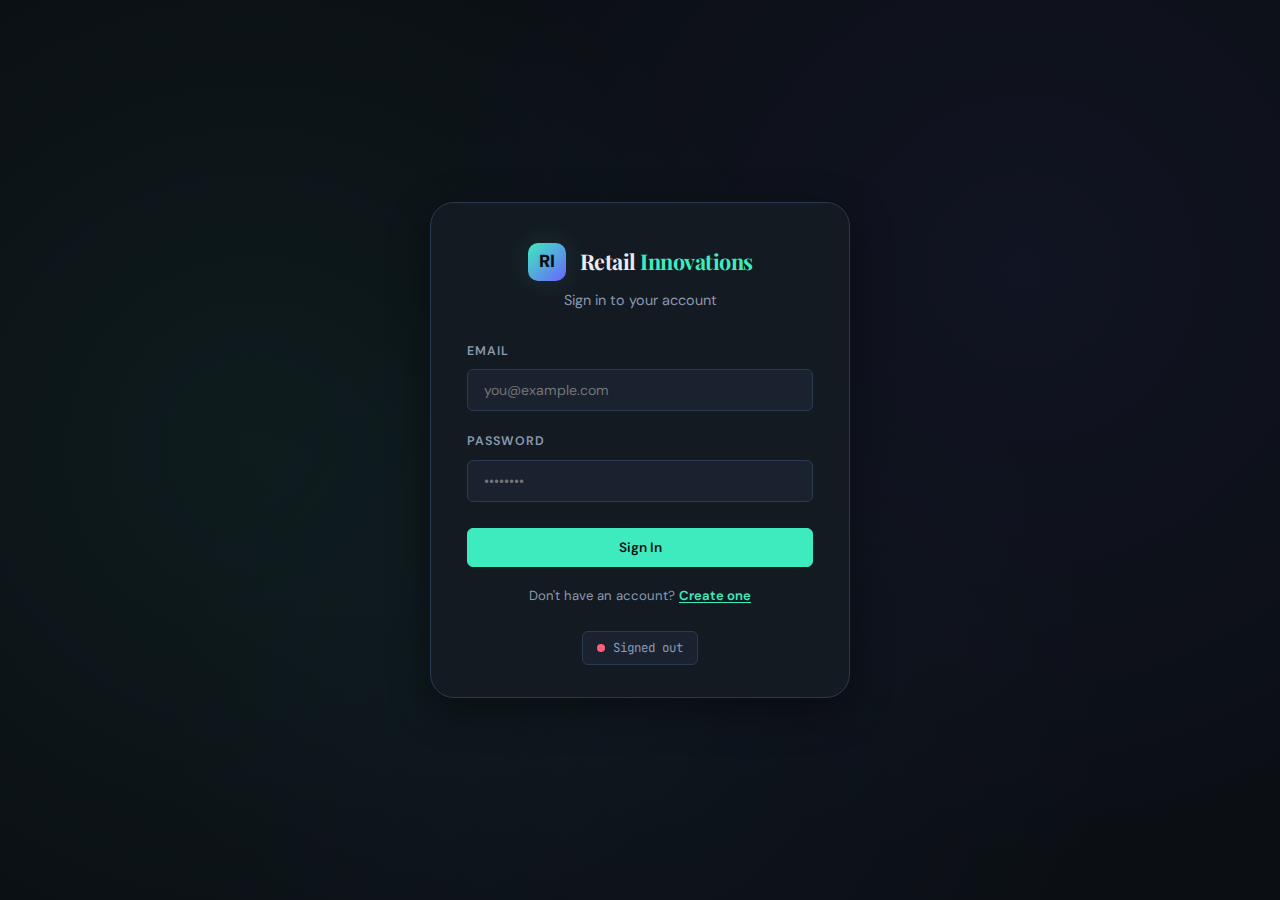
<file: Retial Innovations Wesbite/index.html>
<!DOCTYPE html>
<html lang="en">
<head>
    <meta charset="UTF-8">
    <meta name="viewport" content="width=device-width, initial-scale=1.0">
    <title>Retail Innovations Ltd — Digital Platform</title>
    <link rel="stylesheet" href="static/styles.css">
</head>
<body>

<!-- Toast Notifications -->
<div class="toast-container" id="toastContainer"></div>

<!-- ==================== LOGIN / REGISTER SCREEN ==================== -->
<div class="auth-screen" id="authScreen">
    <div class="auth-bg-pattern"></div>
    <div class="auth-card">
        <div class="auth-brand">
            <div class="brand-icon">RI</div>
            <div class="brand-name">Retail <span>Innovations</span></div>
        </div>
        <p class="auth-subtitle" id="authSubtitle">Sign in to your account</p>

        <!-- Login Form -->
        <div class="auth-form" id="loginForm" style="display:block">
            <div class="form-group">
                <label class="form-label">Email</label>
                <input type="email" class="form-input" id="authEmail" placeholder="you@example.com">
            </div>
            <div class="form-group">
                <label class="form-label">Password</label>
                <input type="password" class="form-input" id="authPassword" placeholder="••••••••">
            </div>
            <!-- Extra fields for register mode -->
            <div id="registerFields" style="display:none">
                <div class="form-group">
                    <label class="form-label">Full Name</label>
                    <input type="text" class="form-input" id="authFullName" placeholder="Jane Doe">
                </div>
                <div class="form-group">
                    <label class="form-label">Confirm Password</label>
                    <input type="password" class="form-input" id="authPasswordConfirm" placeholder="••••••••">
                </div>
            </div>

            <button class="btn btn-primary auth-full-btn" id="authSubmitBtn" onclick="handleAuth()">Sign In</button>

            <div class="auth-toggle">
                <span id="authToggleText">Don't have an account?</span>
                <button class="auth-toggle-btn" id="authToggleBtn" onclick="toggleAuthMode()">Create one</button>
            </div>
        </div>

        <div class="auth-footer">
            <span class="supabase-status" id="authStatus">
                <span class="status-dot" id="authStatusDot"></span>
                <span id="authStatusText">Signed out</span>
            </span>
        </div>
    </div>
</div>

<!-- ==================== MAIN APP (hidden until logged in) ==================== -->
<div class="app-wrapper" id="appWrapper" style="display:none">

    <!-- Top Bar -->
    <header class="top-bar">
        <div class="brand">
            <div class="brand-icon">RI</div>
            <div class="brand-name">Retail <span>Innovations</span></div>
        </div>
        <div class="top-bar-actions">
            <div class="user-badge" id="userBadge">
                <span class="user-avatar" id="userAvatar">?</span>
                <div class="user-info">
                    <span class="user-name" id="userName">User</span>
                    <span class="user-role" id="userRole">customer</span>
                </div>
            </div>
            <button class="btn btn-sm" onclick="handleLogout()">Sign Out</button>
        </div>
    </header>

    <!-- Navigation Tabs -->
    <nav class="nav-tabs" id="navTabs">
        <button class="nav-tab active" data-tab="dashboard">Dashboard</button>
        <button class="nav-tab" data-tab="products">Products</button>
        <button class="nav-tab admin-only" data-tab="customers">Customers</button>
        <button class="nav-tab" data-tab="orders">Orders</button>
        <button class="nav-tab" data-tab="loyalty">Loyalty</button>
    </nav>

    <!-- Main Content -->
    <main class="main-content">

        <!-- ==================== DASHBOARD ==================== -->
        <section class="section-panel active" id="panel-dashboard">
            <div class="section-header">
                <div>
                    <h1 class="section-title">Dashboard</h1>
                    <p class="section-subtitle">Retail analytics at a glance</p>
                </div>
                <button class="btn" onclick="loadDashboard()">↻ Refresh</button>
            </div>

            <!-- Admin-only stats -->
            <div class="stats-grid" id="statsGrid">
                <div class="stat-card">
                    <div class="stat-label">Total Products</div>
                    <div class="stat-value" id="statProducts">—</div>
                    <div class="stat-change">Active inventory</div>
                </div>
                <div class="stat-card admin-only">
                    <div class="stat-label">Total Customers</div>
                    <div class="stat-value" id="statCustomers">—</div>
                    <div class="stat-change">Registered users</div>
                </div>
                <div class="stat-card">
                    <div class="stat-label">Orders</div>
                    <div class="stat-value" id="statOrders">—</div>
                    <div class="stat-change" id="statOrdersLabel">Your orders</div>
                </div>
                <div class="stat-card">
                    <div class="stat-label">Revenue</div>
                    <div class="stat-value" id="statRevenue">—</div>
                    <div class="stat-change" id="statRevenueLabel">Order total</div>
                </div>
            </div>

            <div class="charts-grid admin-only">
                <div class="chart-card">
                    <div class="chart-title">Sales by Category</div>
                    <div class="chart-placeholder">
                        <div class="bar-chart" id="barChart"></div>
                    </div>
                </div>
                <div class="chart-card">
                    <div class="chart-title">Customer Tiers</div>
                    <div class="chart-placeholder">
                        <div class="donut-wrap" id="donutChart">
                            <div class="donut-chart" id="donutRing"></div>
                            <div class="donut-legend" id="donutLegend"></div>
                        </div>
                    </div>
                </div>
            </div>
        </section>

        <!-- ==================== PRODUCTS ==================== -->
        <section class="section-panel" id="panel-products">
            <div class="section-header">
                <div>
                    <h1 class="section-title">Products</h1>
                    <p class="section-subtitle">Browse our product catalogue</p>
                </div>
                <button class="btn btn-primary admin-only" onclick="openProductModal()">+ Add Product</button>
            </div>
            <div class="toolbar">
                <div class="search-box">
                    <span class="search-icon">⌕</span>
                    <input type="text" id="productSearch" placeholder="Search products..." oninput="filterProducts()">
                </div>
                <select class="filter-select" id="productCategoryFilter" onchange="filterProducts()">
                    <option value="">All Categories</option>
                </select>
            </div>
            <div class="data-table-wrap">
                <table class="data-table">
                    <thead>
                        <tr>
                            <th>Product</th>
                            <th>Category</th>
                            <th>Price</th>
                            <th>Stock</th>
                            <th>Status</th>
                            <th class="admin-only">Actions</th>
                        </tr>
                    </thead>
                    <tbody id="productsTableBody"></tbody>
                </table>
                <div class="table-info"><span id="productCount">0 products</span></div>
            </div>
        </section>

        <!-- ==================== CUSTOMERS (admin only) ==================== -->
        <section class="section-panel admin-only" id="panel-customers">
            <div class="section-header">
                <div>
                    <h1 class="section-title">Customers</h1>
                    <p class="section-subtitle">Customer management &amp; loyalty tracking</p>
                </div>
                <button class="btn btn-primary" onclick="openCustomerModal()">+ Add Customer</button>
            </div>
            <div class="loyalty-tier-visual">
                <div class="tier-card bronze"><div class="tier-icon">🥉</div><div class="tier-name">Bronze</div><div class="tier-range">0–499 pts</div></div>
                <div class="tier-card silver"><div class="tier-icon">🥈</div><div class="tier-name">Silver</div><div class="tier-range">500–999 pts</div></div>
                <div class="tier-card gold"><div class="tier-icon">🥇</div><div class="tier-name">Gold</div><div class="tier-range">1000–1999 pts</div></div>
                <div class="tier-card platinum"><div class="tier-icon">💎</div><div class="tier-name">Platinum</div><div class="tier-range">2000+ pts</div></div>
            </div>
            <div class="toolbar">
                <div class="search-box">
                    <span class="search-icon">⌕</span>
                    <input type="text" id="customerSearch" placeholder="Search customers..." oninput="filterCustomers()">
                </div>
                <select class="filter-select" id="customerTierFilter" onchange="filterCustomers()">
                    <option value="">All Tiers</option>
                    <option value="Bronze">Bronze</option>
                    <option value="Silver">Silver</option>
                    <option value="Gold">Gold</option>
                    <option value="Platinum">Platinum</option>
                </select>
            </div>
            <div class="data-table-wrap">
                <table class="data-table">
                    <thead>
                        <tr><th>Customer</th><th>Phone</th><th>Loyalty Points</th><th>Tier</th><th>Total Spent</th><th>Actions</th></tr>
                    </thead>
                    <tbody id="customersTableBody"></tbody>
                </table>
                <div class="table-info"><span id="customerCount">0 customers</span></div>
            </div>
        </section>

        <!-- ==================== ORDERS ==================== -->
        <section class="section-panel" id="panel-orders">
            <div class="section-header">
                <div>
                    <h1 class="section-title">Orders</h1>
                    <p class="section-subtitle" id="ordersSubtitle">Your orders</p>
                </div>
                <button class="btn btn-primary" onclick="openOrderModal()">+ New Order</button>
            </div>
            <div class="toolbar">
                <div class="search-box">
                    <span class="search-icon">⌕</span>
                    <input type="text" id="orderSearch" placeholder="Search orders..." oninput="filterOrders()">
                </div>
                <select class="filter-select" id="orderStatusFilter" onchange="filterOrders()">
                    <option value="">All Statuses</option>
                    <option value="pending">Pending</option>
                    <option value="processing">Processing</option>
                    <option value="shipped">Shipped</option>
                    <option value="delivered">Delivered</option>
                    <option value="cancelled">Cancelled</option>
                </select>
            </div>
            <div class="data-table-wrap">
                <table class="data-table">
                    <thead>
                        <tr>
                            <th>Order ID</th>
                            <th class="admin-only">Customer</th>
                            <th>Total</th>
                            <th>Status</th>
                            <th>Date</th>
                            <th>Actions</th>
                        </tr>
                    </thead>
                    <tbody id="ordersTableBody"></tbody>
                </table>
                <div class="table-info"><span id="orderCount">0 orders</span></div>
            </div>
        </section>

        <!-- ==================== LOYALTY ==================== -->
        <section class="section-panel" id="panel-loyalty">
            <div class="section-header">
                <div>
                    <h1 class="section-title">Loyalty Programme</h1>
                    <p class="section-subtitle">Available rewards</p>
                </div>
                <button class="btn btn-primary admin-only" onclick="openRewardModal()">+ Add Reward</button>
            </div>
            <div class="data-table-wrap">
                <table class="data-table">
                    <thead>
                        <tr><th>Reward</th><th>Type</th><th>Value</th><th>Points Required</th><th>Status</th><th class="admin-only">Actions</th></tr>
                    </thead>
                    <tbody id="rewardsTableBody"></tbody>
                </table>
                <div class="table-info"><span id="rewardCount">0 rewards</span></div>
            </div>
        </section>

    </main>
</div>

<!-- ==================== MODALS ==================== -->

<!-- Product Modal -->
<div class="modal-overlay" id="productModal">
    <div class="modal">
        <div class="modal-header">
            <h2 class="modal-title" id="productModalTitle">Add Product</h2>
            <button class="modal-close" onclick="closeModal('productModal')">✕</button>
        </div>
        <div class="modal-body">
            <input type="hidden" id="productEditId">
            <div class="form-group">
                <label class="form-label">Product Name</label>
                <input type="text" class="form-input" id="prodName" placeholder="e.g. Organic Green Tea">
            </div>
            <div class="form-row">
                <div class="form-group">
                    <label class="form-label">SKU</label>
                    <input type="text" class="form-input" id="prodSku" placeholder="e.g. BEV-002">
                </div>
                <div class="form-group">
                    <label class="form-label">Category</label>
                    <input type="text" class="form-input" id="prodCategory" placeholder="e.g. Beverages">
                </div>
            </div>
            <div class="form-row">
                <div class="form-group">
                    <label class="form-label">Price (£)</label>
                    <input type="number" step="0.01" class="form-input" id="prodPrice" placeholder="0.00">
                </div>
                <div class="form-group">
                    <label class="form-label">Stock Quantity</label>
                    <input type="number" class="form-input" id="prodStock" placeholder="0">
                </div>
            </div>
            <div class="form-group">
                <label class="form-label">Description</label>
                <textarea class="form-textarea" id="prodDesc" placeholder="Brief product description..."></textarea>
            </div>
            <div class="form-group">
                <label class="form-label">Image URL</label>
                <input type="url" class="form-input" id="prodImage" placeholder="https://...">
            </div>
            <label class="form-checkbox">
                <input type="checkbox" id="prodActive" checked>
                <span>Active (visible in store)</span>
            </label>
        </div>
        <div class="modal-footer">
            <button class="btn" onclick="closeModal('productModal')">Cancel</button>
            <button class="btn btn-primary" onclick="saveProduct()">Save Product</button>
        </div>
    </div>
</div>

<!-- Customer Modal -->
<div class="modal-overlay" id="customerModal">
    <div class="modal">
        <div class="modal-header">
            <h2 class="modal-title" id="customerModalTitle">Add Customer</h2>
            <button class="modal-close" onclick="closeModal('customerModal')">✕</button>
        </div>
        <div class="modal-body">
            <input type="hidden" id="customerEditId">
            <div class="form-group">
                <label class="form-label">Full Name</label>
                <input type="text" class="form-input" id="custName" placeholder="e.g. Jane Doe">
            </div>
            <div class="form-row">
                <div class="form-group">
                    <label class="form-label">Email</label>
                    <input type="email" class="form-input" id="custEmail" placeholder="jane@example.com">
                </div>
                <div class="form-group">
                    <label class="form-label">Phone</label>
                    <input type="tel" class="form-input" id="custPhone" placeholder="07700 900000">
                </div>
            </div>
            <div class="form-row">
                <div class="form-group">
                    <label class="form-label">Loyalty Points</label>
                    <input type="number" class="form-input" id="custPoints" placeholder="0" value="0">
                </div>
                <div class="form-group">
                    <label class="form-label">Loyalty Tier</label>
                    <select class="form-select" id="custTier">
                        <option value="Bronze">Bronze</option>
                        <option value="Silver">Silver</option>
                        <option value="Gold">Gold</option>
                        <option value="Platinum">Platinum</option>
                    </select>
                </div>
            </div>
        </div>
        <div class="modal-footer">
            <button class="btn" onclick="closeModal('customerModal')">Cancel</button>
            <button class="btn btn-primary" onclick="saveCustomer()">Save Customer</button>
        </div>
    </div>
</div>

<!-- Order Modal -->
<div class="modal-overlay" id="orderModal">
    <div class="modal">
        <div class="modal-header">
            <h2 class="modal-title" id="orderModalTitle">New Order</h2>
            <button class="modal-close" onclick="closeModal('orderModal')">✕</button>
        </div>
        <div class="modal-body">
            <input type="hidden" id="orderEditId">
            <div class="form-group admin-only">
                <label class="form-label">Customer</label>
                <select class="form-select" id="orderCustomer">
                    <option value="">Select customer...</option>
                </select>
            </div>
            <div class="form-row">
                <div class="form-group">
                    <label class="form-label">Total Amount (£)</label>
                    <input type="number" step="0.01" class="form-input" id="orderTotal" placeholder="0.00">
                </div>
                <div class="form-group">
                    <label class="form-label">Status</label>
                    <select class="form-select" id="orderStatus">
                        <option value="pending">Pending</option>
                        <option value="processing">Processing</option>
                        <option value="shipped">Shipped</option>
                        <option value="delivered">Delivered</option>
                        <option value="cancelled">Cancelled</option>
                    </select>
                </div>
            </div>
            <div class="form-group">
                <label class="form-label">Payment Method</label>
                <input type="text" class="form-input" id="orderPayment" placeholder="e.g. Credit Card, PayPal">
            </div>
            <div class="form-group">
                <label class="form-label">Notes</label>
                <textarea class="form-textarea" id="orderNotes" placeholder="Order notes..."></textarea>
            </div>
        </div>
        <div class="modal-footer">
            <button class="btn" onclick="closeModal('orderModal')">Cancel</button>
            <button class="btn btn-primary" onclick="saveOrder()">Save Order</button>
        </div>
    </div>
</div>

<!-- Reward Modal -->
<div class="modal-overlay" id="rewardModal">
    <div class="modal">
        <div class="modal-header">
            <h2 class="modal-title" id="rewardModalTitle">Add Reward</h2>
            <button class="modal-close" onclick="closeModal('rewardModal')">✕</button>
        </div>
        <div class="modal-body">
            <input type="hidden" id="rewardEditId">
            <div class="form-group">
                <label class="form-label">Reward Name</label>
                <input type="text" class="form-input" id="rewName" placeholder="e.g. 10% Off Next Order">
            </div>
            <div class="form-group">
                <label class="form-label">Description</label>
                <textarea class="form-textarea" id="rewDesc" placeholder="Describe the reward..."></textarea>
            </div>
            <div class="form-row">
                <div class="form-group">
                    <label class="form-label">Reward Type</label>
                    <select class="form-select" id="rewType">
                        <option value="discount_percent">Discount (%)</option>
                        <option value="discount_fixed">Discount (Fixed £)</option>
                        <option value="free_product">Free Product</option>
                        <option value="free_shipping">Free Shipping</option>
                    </select>
                </div>
                <div class="form-group">
                    <label class="form-label">Reward Value</label>
                    <input type="number" step="0.01" class="form-input" id="rewValue" placeholder="0.00">
                </div>
            </div>
            <div class="form-group">
                <label class="form-label">Points Required</label>
                <input type="number" class="form-input" id="rewPoints" placeholder="500">
            </div>
            <label class="form-checkbox">
                <input type="checkbox" id="rewActive" checked>
                <span>Active reward</span>
            </label>
        </div>
        <div class="modal-footer">
            <button class="btn" onclick="closeModal('rewardModal')">Cancel</button>
            <button class="btn btn-primary" onclick="saveReward()">Save Reward</button>
        </div>
    </div>
</div>

<script src="static/app.js"></script>
</body>
</html>
</file>
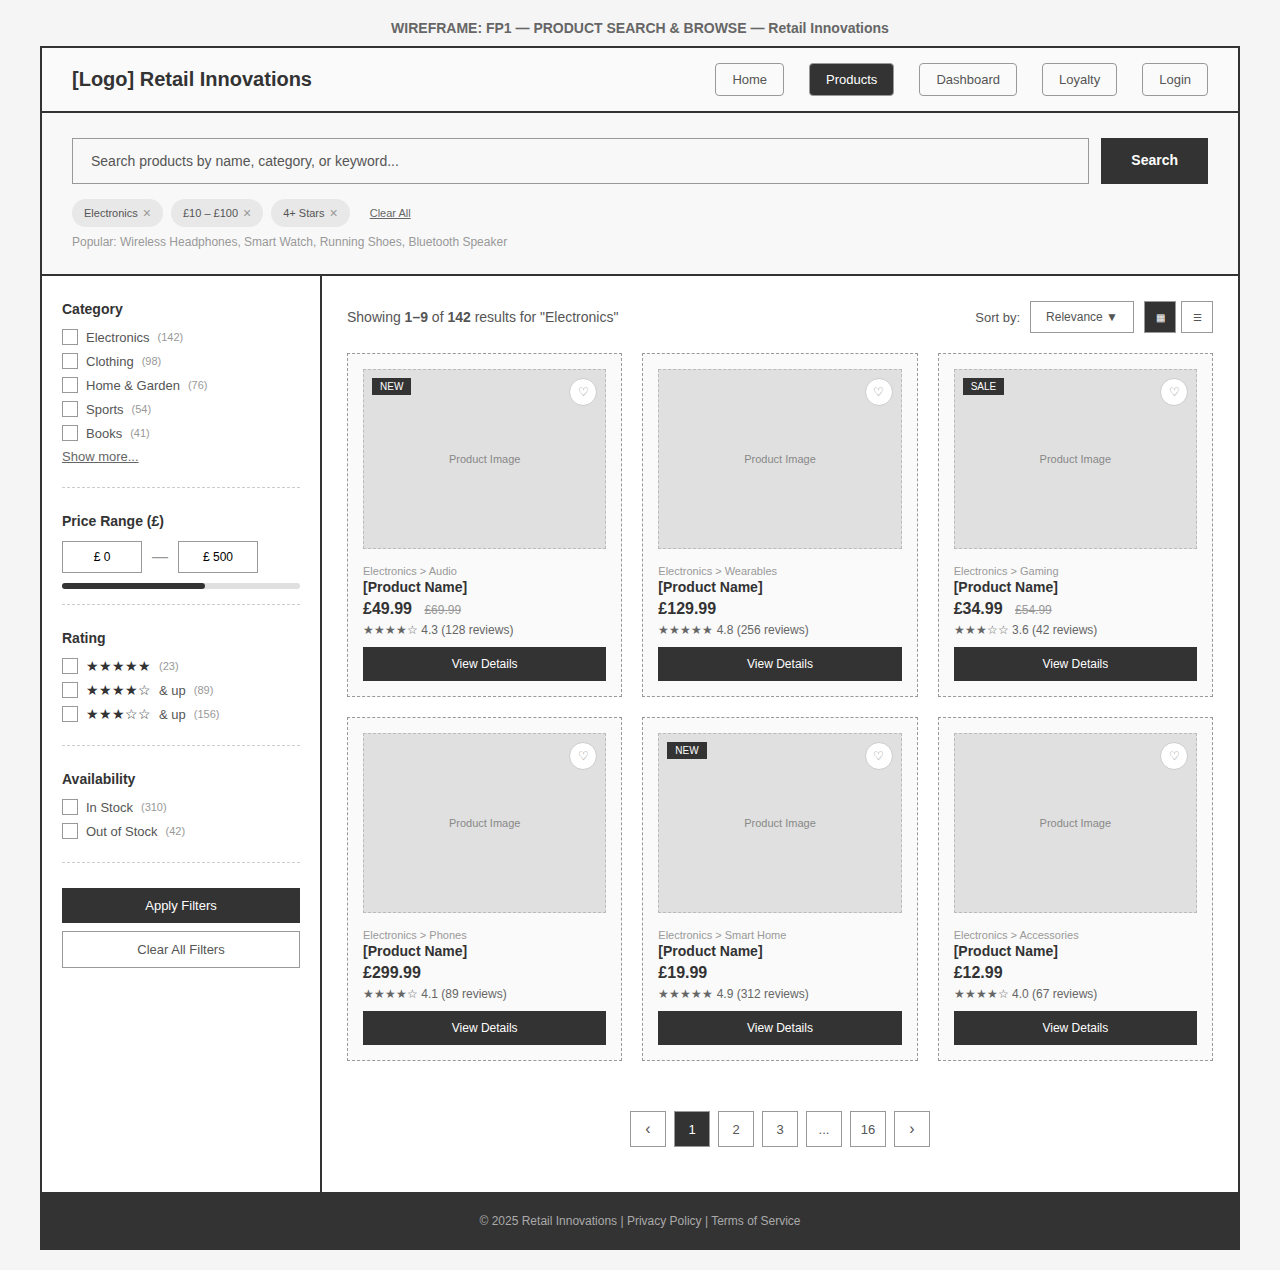
<file: Retail Innovations/Task1b/wireframe-fp1-product-search.html>
<!DOCTYPE html>
<html lang="en">
<head>
<meta charset="UTF-8">
<title>Wireframe - FP1: Product Search & Browse</title>
<style>
* { margin: 0; padding: 0; box-sizing: border-box; }
body { font-family: Arial, sans-serif; background: #f5f5f5; padding: 20px; }
.page-label { text-align: center; font-size: 14px; color: #666; margin-bottom: 10px; font-weight: bold; }
.wireframe { width: 1200px; margin: 0 auto; background: white; border: 2px solid #333; }
.nav { display: flex; align-items: center; justify-content: space-between; padding: 15px 30px; border-bottom: 2px solid #333; background: #fafafa; }
.nav-logo { font-size: 20px; font-weight: bold; color: #333; }
.nav-links { display: flex; gap: 25px; }
.nav-link { padding: 8px 16px; border: 1px solid #999; border-radius: 4px; font-size: 13px; color: #555; }
.nav-link.active { background: #333; color: white; }

/* SEARCH BAR */
.search-section { padding: 25px 30px; border-bottom: 2px solid #333; background: #f8f8f8; }
.search-bar { display: flex; gap: 12px; margin-bottom: 15px; }
.search-input { flex: 1; padding: 14px 18px; border: 1px solid #999; font-size: 14px; color: #555; }
.search-btn { padding: 14px 30px; background: #333; color: white; border: none; font-size: 14px; font-weight: bold; }
.search-suggestions { font-size: 12px; color: #999; }

/* MAIN CONTENT */
.content { display: flex; min-height: 700px; }

/* SIDEBAR FILTERS */
.sidebar { width: 280px; border-right: 2px solid #333; padding: 25px 20px; }
.filter-section { margin-bottom: 25px; border-bottom: 1px dashed #ccc; padding-bottom: 15px; }
.filter-title { font-size: 14px; font-weight: bold; color: #333; margin-bottom: 12px; }
.filter-option { display: flex; align-items: center; gap: 8px; margin-bottom: 8px; font-size: 13px; color: #555; }
.filter-checkbox { width: 16px; height: 16px; border: 1px solid #999; }
.filter-count { color: #999; font-size: 11px; }
.price-range { display: flex; gap: 10px; align-items: center; }
.price-input { width: 80px; padding: 8px; border: 1px solid #999; font-size: 12px; text-align: center; }
.price-sep { color: #999; }
.slider-track { width: 100%; height: 6px; background: #e0e0e0; border-radius: 3px; margin-top: 10px; position: relative; }
.slider-fill { width: 60%; height: 6px; background: #333; border-radius: 3px; }
.rating-stars { color: #333; font-size: 14px; }
.apply-btn { width: 100%; padding: 10px; background: #333; color: white; border: none; font-size: 13px; margin-top: 10px; text-align: center; }
.clear-btn { width: 100%; padding: 10px; border: 1px solid #999; color: #555; font-size: 13px; margin-top: 8px; text-align: center; background: white; }

/* PRODUCT GRID */
.products-area { flex: 1; padding: 25px; }
.products-header { display: flex; justify-content: space-between; align-items: center; margin-bottom: 20px; }
.results-count { font-size: 14px; color: #555; }
.sort-bar { display: flex; align-items: center; gap: 10px; }
.sort-label { font-size: 13px; color: #555; }
.sort-select { padding: 8px 15px; border: 1px solid #999; font-size: 12px; color: #555; }
.view-toggle { display: flex; gap: 5px; }
.view-btn { width: 32px; height: 32px; border: 1px solid #999; display: flex; align-items: center; justify-content: center; font-size: 10px; color: #555; }
.view-btn.active { background: #333; color: white; }

.products-grid { display: grid; grid-template-columns: repeat(3, 1fr); gap: 20px; }
.product-card { border: 1px dashed #999; padding: 15px; background: #fafafa; }
.product-img { height: 180px; background: #e0e0e0; border: 1px dashed #bbb; display: flex; align-items: center; justify-content: center; font-size: 11px; color: #888; margin-bottom: 12px; position: relative; }
.product-badge { position: absolute; top: 8px; left: 8px; background: #333; color: white; padding: 3px 8px; font-size: 10px; }
.product-wishlist { position: absolute; top: 8px; right: 8px; width: 28px; height: 28px; border: 1px solid #ccc; display: flex; align-items: center; justify-content: center; font-size: 12px; background: white; border-radius: 50%; }
.product-card h4 { font-size: 14px; color: #333; margin-bottom: 5px; }
.product-card .category { font-size: 11px; color: #999; margin-bottom: 5px; }
.product-card .price { font-size: 16px; color: #333; font-weight: bold; margin-bottom: 5px; }
.product-card .price .old { font-size: 12px; color: #999; text-decoration: line-through; margin-left: 8px; font-weight: normal; }
.product-card .rating { font-size: 12px; color: #666; margin-bottom: 10px; }
.product-card .add-btn { width: 100%; padding: 10px; background: #333; color: white; border: none; font-size: 12px; text-align: center; }

/* PAGINATION */
.pagination { display: flex; justify-content: center; align-items: center; gap: 8px; margin-top: 30px; padding: 20px; }
.page-btn { width: 36px; height: 36px; border: 1px solid #999; display: flex; align-items: center; justify-content: center; font-size: 13px; color: #555; }
.page-btn.active { background: #333; color: white; }
.page-btn.arrow { font-size: 16px; }

.footer { padding: 20px 30px; background: #333; color: #aaa; font-size: 12px; text-align: center; border-top: 2px solid #333; }

/* Active filters bar */
.active-filters { display: flex; gap: 8px; flex-wrap: wrap; }
.filter-tag { display: flex; align-items: center; gap: 5px; padding: 6px 12px; background: #e8e8e8; border-radius: 20px; font-size: 11px; color: #555; }
.filter-tag .remove { font-size: 14px; color: #999; cursor: pointer; }
</style>
</head>
<body>
<div class="page-label">WIREFRAME: FP1 — PRODUCT SEARCH & BROWSE — Retail Innovations</div>
<div class="wireframe">
  <nav class="nav">
    <div class="nav-logo">[Logo] Retail Innovations</div>
    <div class="nav-links">
      <div class="nav-link">Home</div>
      <div class="nav-link active">Products</div>
      <div class="nav-link">Dashboard</div>
      <div class="nav-link">Loyalty</div>
      <div class="nav-link">Login</div>
    </div>
  </nav>

  <!-- SEARCH BAR -->
  <section class="search-section">
    <div class="search-bar">
      <div class="search-input">Search products by name, category, or keyword...</div>
      <div class="search-btn">Search</div>
    </div>
    <div class="active-filters">
      <div class="filter-tag">Electronics <span class="remove">×</span></div>
      <div class="filter-tag">£10 – £100 <span class="remove">×</span></div>
      <div class="filter-tag">4+ Stars <span class="remove">×</span></div>
      <div class="filter-tag" style="background:transparent; color:#666; text-decoration:underline;">Clear All</div>
    </div>
    <div class="search-suggestions" style="margin-top:8px;">Popular: Wireless Headphones, Smart Watch, Running Shoes, Bluetooth Speaker</div>
  </section>

  <div class="content">
    <!-- LEFT SIDEBAR: FILTERS -->
    <aside class="sidebar">
      <div class="filter-section">
        <div class="filter-title">Category</div>
        <div class="filter-option"><div class="filter-checkbox"></div> Electronics <span class="filter-count">(142)</span></div>
        <div class="filter-option"><div class="filter-checkbox"></div> Clothing <span class="filter-count">(98)</span></div>
        <div class="filter-option"><div class="filter-checkbox"></div> Home & Garden <span class="filter-count">(76)</span></div>
        <div class="filter-option"><div class="filter-checkbox"></div> Sports <span class="filter-count">(54)</span></div>
        <div class="filter-option"><div class="filter-checkbox"></div> Books <span class="filter-count">(41)</span></div>
        <div class="filter-option" style="color:#666; text-decoration:underline;">Show more...</div>
      </div>

      <div class="filter-section">
        <div class="filter-title">Price Range (£)</div>
        <div class="price-range">
          <div class="price-input">£ 0</div>
          <span class="price-sep">—</span>
          <div class="price-input">£ 500</div>
        </div>
        <div class="slider-track"><div class="slider-fill"></div></div>
      </div>

      <div class="filter-section">
        <div class="filter-title">Rating</div>
        <div class="filter-option"><div class="filter-checkbox"></div> <span class="rating-stars">★★★★★</span> <span class="filter-count">(23)</span></div>
        <div class="filter-option"><div class="filter-checkbox"></div> <span class="rating-stars">★★★★☆</span> & up <span class="filter-count">(89)</span></div>
        <div class="filter-option"><div class="filter-checkbox"></div> <span class="rating-stars">★★★☆☆</span> & up <span class="filter-count">(156)</span></div>
      </div>

      <div class="filter-section">
        <div class="filter-title">Availability</div>
        <div class="filter-option"><div class="filter-checkbox"></div> In Stock <span class="filter-count">(310)</span></div>
        <div class="filter-option"><div class="filter-checkbox"></div> Out of Stock <span class="filter-count">(42)</span></div>
      </div>

      <div class="apply-btn">Apply Filters</div>
      <div class="clear-btn">Clear All Filters</div>
    </aside>

    <!-- RIGHT: PRODUCT GRID -->
    <main class="products-area">
      <div class="products-header">
        <div class="results-count">Showing <strong>1–9</strong> of <strong>142</strong> results for "Electronics"</div>
        <div class="sort-bar">
          <span class="sort-label">Sort by:</span>
          <div class="sort-select">Relevance ▼</div>
          <div class="view-toggle">
            <div class="view-btn active">▦</div>
            <div class="view-btn">☰</div>
          </div>
        </div>
      </div>

      <div class="products-grid">
        <div class="product-card">
          <div class="product-img"><div class="product-badge">NEW</div><div class="product-wishlist">♡</div>Product Image</div>
          <span class="category">Electronics > Audio</span>
          <h4>[Product Name]</h4>
          <div class="price">£49.99 <span class="old">£69.99</span></div>
          <div class="rating">★★★★☆ 4.3 (128 reviews)</div>
          <div class="add-btn">View Details</div>
        </div>
        <div class="product-card">
          <div class="product-img"><div class="product-wishlist">♡</div>Product Image</div>
          <span class="category">Electronics > Wearables</span>
          <h4>[Product Name]</h4>
          <div class="price">£129.99</div>
          <div class="rating">★★★★★ 4.8 (256 reviews)</div>
          <div class="add-btn">View Details</div>
        </div>
        <div class="product-card">
          <div class="product-img"><div class="product-badge">SALE</div><div class="product-wishlist">♡</div>Product Image</div>
          <span class="category">Electronics > Gaming</span>
          <h4>[Product Name]</h4>
          <div class="price">£34.99 <span class="old">£54.99</span></div>
          <div class="rating">★★★☆☆ 3.6 (42 reviews)</div>
          <div class="add-btn">View Details</div>
        </div>
        <div class="product-card">
          <div class="product-img"><div class="product-wishlist">♡</div>Product Image</div>
          <span class="category">Electronics > Phones</span>
          <h4>[Product Name]</h4>
          <div class="price">£299.99</div>
          <div class="rating">★★★★☆ 4.1 (89 reviews)</div>
          <div class="add-btn">View Details</div>
        </div>
        <div class="product-card">
          <div class="product-img"><div class="product-badge">NEW</div><div class="product-wishlist">♡</div>Product Image</div>
          <span class="category">Electronics > Smart Home</span>
          <h4>[Product Name]</h4>
          <div class="price">£19.99</div>
          <div class="rating">★★★★★ 4.9 (312 reviews)</div>
          <div class="add-btn">View Details</div>
        </div>
        <div class="product-card">
          <div class="product-img"><div class="product-wishlist">♡</div>Product Image</div>
          <span class="category">Electronics > Accessories</span>
          <h4>[Product Name]</h4>
          <div class="price">£12.99</div>
          <div class="rating">★★★★☆ 4.0 (67 reviews)</div>
          <div class="add-btn">View Details</div>
        </div>
      </div>

      <div class="pagination">
        <div class="page-btn arrow">‹</div>
        <div class="page-btn active">1</div>
        <div class="page-btn">2</div>
        <div class="page-btn">3</div>
        <div class="page-btn">...</div>
        <div class="page-btn">16</div>
        <div class="page-btn arrow">›</div>
      </div>
    </main>
  </div>

  <footer class="footer">© 2025 Retail Innovations | Privacy Policy | Terms of Service</footer>
</div>
</body>
</html>
</file>
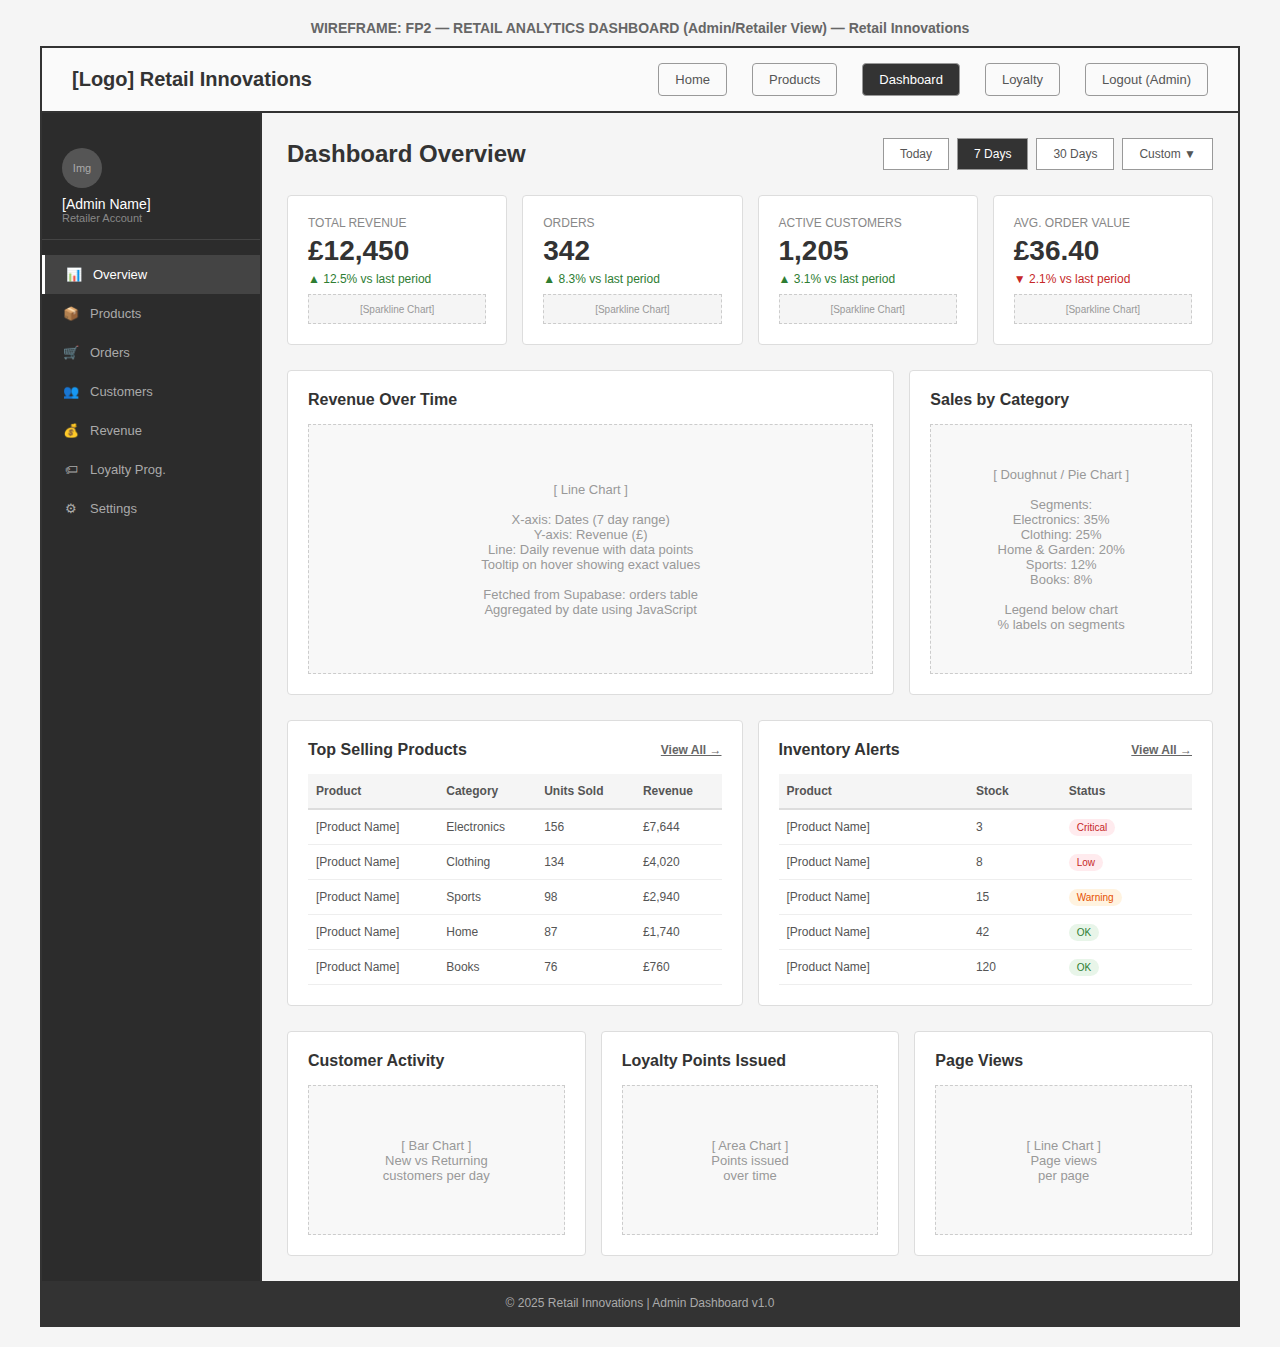
<file: Retail Innovations/Task1b/wireframe-fp2-analytics.html>
<!DOCTYPE html>
<html lang="en">
<head>
<meta charset="UTF-8">
<title>Wireframe - FP2: Analytics Dashboard</title>
<style>
* { margin: 0; padding: 0; box-sizing: border-box; }
body { font-family: Arial, sans-serif; background: #f5f5f5; padding: 20px; }
.page-label { text-align: center; font-size: 14px; color: #666; margin-bottom: 10px; font-weight: bold; }
.wireframe { width: 1200px; margin: 0 auto; background: white; border: 2px solid #333; }
.nav { display: flex; align-items: center; justify-content: space-between; padding: 15px 30px; border-bottom: 2px solid #333; background: #fafafa; }
.nav-logo { font-size: 20px; font-weight: bold; color: #333; }
.nav-links { display: flex; gap: 25px; }
.nav-link { padding: 8px 16px; border: 1px solid #999; border-radius: 4px; font-size: 13px; color: #555; }
.nav-link.active { background: #333; color: white; }

.dashboard { display: flex; min-height: 850px; }

/* SIDEBAR NAV */
.dash-sidebar { width: 220px; background: #2c2c2c; color: #ccc; padding: 20px 0; border-right: 2px solid #333; }
.dash-user { padding: 15px 20px; border-bottom: 1px solid #444; margin-bottom: 15px; }
.dash-user .avatar { width: 40px; height: 40px; background: #555; border-radius: 50%; display: flex; align-items: center; justify-content: center; font-size: 11px; color: #aaa; margin-bottom: 8px; }
.dash-user .name { font-size: 14px; color: white; }
.dash-user .role { font-size: 11px; color: #888; }
.dash-nav-item { padding: 12px 20px; font-size: 13px; color: #aaa; display: flex; align-items: center; gap: 10px; }
.dash-nav-item.active { background: #444; color: white; border-left: 3px solid white; }
.dash-nav-item .icon { width: 18px; text-align: center; }

/* MAIN DASHBOARD */
.dash-main { flex: 1; padding: 25px; background: #f5f5f5; }
.dash-header { display: flex; justify-content: space-between; align-items: center; margin-bottom: 25px; }
.dash-header h1 { font-size: 24px; color: #333; }
.dash-header .date-range { display: flex; gap: 8px; }
.dash-header .date-btn { padding: 8px 16px; border: 1px solid #999; font-size: 12px; color: #555; background: white; }
.dash-header .date-btn.active { background: #333; color: white; }

/* KPI CARDS */
.kpi-row { display: grid; grid-template-columns: repeat(4, 1fr); gap: 15px; margin-bottom: 25px; }
.kpi-card { background: white; border: 1px solid #ddd; padding: 20px; border-radius: 4px; }
.kpi-card .label { font-size: 12px; color: #888; margin-bottom: 5px; text-transform: uppercase; }
.kpi-card .value { font-size: 28px; font-weight: bold; color: #333; margin-bottom: 5px; }
.kpi-card .change { font-size: 12px; }
.kpi-card .change.up { color: #2e7d32; }
.kpi-card .change.down { color: #c62828; }
.kpi-card .sparkline { height: 30px; margin-top: 8px; background: #f5f5f5; border: 1px dashed #ccc; display: flex; align-items: center; justify-content: center; font-size: 10px; color: #999; }

/* CHARTS ROW */
.charts-row { display: grid; grid-template-columns: 2fr 1fr; gap: 15px; margin-bottom: 25px; }
.chart-card { background: white; border: 1px solid #ddd; padding: 20px; border-radius: 4px; }
.chart-card h3 { font-size: 16px; color: #333; margin-bottom: 15px; }
.chart-placeholder { height: 250px; background: #f8f8f8; border: 1px dashed #ccc; display: flex; align-items: center; justify-content: center; color: #999; font-size: 13px; text-align: center; }

/* TABLE ROW */
.table-row { display: grid; grid-template-columns: 1fr 1fr; gap: 15px; margin-bottom: 25px; }
.table-card { background: white; border: 1px solid #ddd; padding: 20px; border-radius: 4px; }
.table-card h3 { font-size: 16px; color: #333; margin-bottom: 15px; display: flex; justify-content: space-between; align-items: center; }
.table-card .view-all { font-size: 12px; color: #666; text-decoration: underline; }
table { width: 100%; border-collapse: collapse; font-size: 12px; }
th { text-align: left; padding: 10px 8px; background: #f5f5f5; color: #555; font-weight: bold; border-bottom: 2px solid #ddd; }
td { padding: 10px 8px; border-bottom: 1px solid #eee; color: #555; }
.status-badge { padding: 3px 8px; border-radius: 10px; font-size: 10px; }
.status-badge.high { background: #e8f5e9; color: #2e7d32; }
.status-badge.med { background: #fff3e0; color: #e65100; }
.status-badge.low { background: #ffebee; color: #c62828; }

/* BOTTOM ROW */
.bottom-row { display: grid; grid-template-columns: 1fr 1fr 1fr; gap: 15px; }

.footer { padding: 15px 30px; background: #333; color: #aaa; font-size: 12px; text-align: center; }
</style>
</head>
<body>
<div class="page-label">WIREFRAME: FP2 — RETAIL ANALYTICS DASHBOARD (Admin/Retailer View) — Retail Innovations</div>
<div class="wireframe">
  <nav class="nav">
    <div class="nav-logo">[Logo] Retail Innovations</div>
    <div class="nav-links">
      <div class="nav-link">Home</div>
      <div class="nav-link">Products</div>
      <div class="nav-link active">Dashboard</div>
      <div class="nav-link">Loyalty</div>
      <div class="nav-link">Logout (Admin)</div>
    </div>
  </nav>

  <div class="dashboard">
    <!-- SIDEBAR -->
    <aside class="dash-sidebar">
      <div class="dash-user">
        <div class="avatar">Img</div>
        <div class="name">[Admin Name]</div>
        <div class="role">Retailer Account</div>
      </div>
      <div class="dash-nav-item active"><span class="icon">📊</span> Overview</div>
      <div class="dash-nav-item"><span class="icon">📦</span> Products</div>
      <div class="dash-nav-item"><span class="icon">🛒</span> Orders</div>
      <div class="dash-nav-item"><span class="icon">👥</span> Customers</div>
      <div class="dash-nav-item"><span class="icon">💰</span> Revenue</div>
      <div class="dash-nav-item"><span class="icon">🏷</span> Loyalty Prog.</div>
      <div class="dash-nav-item"><span class="icon">⚙</span> Settings</div>
    </aside>

    <!-- MAIN CONTENT -->
    <main class="dash-main">
      <div class="dash-header">
        <h1>Dashboard Overview</h1>
        <div class="date-range">
          <div class="date-btn">Today</div>
          <div class="date-btn active">7 Days</div>
          <div class="date-btn">30 Days</div>
          <div class="date-btn">Custom ▼</div>
        </div>
      </div>

      <!-- KPI CARDS -->
      <div class="kpi-row">
        <div class="kpi-card">
          <div class="label">Total Revenue</div>
          <div class="value">£12,450</div>
          <div class="change up">▲ 12.5% vs last period</div>
          <div class="sparkline">[Sparkline Chart]</div>
        </div>
        <div class="kpi-card">
          <div class="label">Orders</div>
          <div class="value">342</div>
          <div class="change up">▲ 8.3% vs last period</div>
          <div class="sparkline">[Sparkline Chart]</div>
        </div>
        <div class="kpi-card">
          <div class="label">Active Customers</div>
          <div class="value">1,205</div>
          <div class="change up">▲ 3.1% vs last period</div>
          <div class="sparkline">[Sparkline Chart]</div>
        </div>
        <div class="kpi-card">
          <div class="label">Avg. Order Value</div>
          <div class="value">£36.40</div>
          <div class="change down">▼ 2.1% vs last period</div>
          <div class="sparkline">[Sparkline Chart]</div>
        </div>
      </div>

      <!-- CHARTS -->
      <div class="charts-row">
        <div class="chart-card">
          <h3>Revenue Over Time</h3>
          <div class="chart-placeholder">[ Line Chart ]<br><br>X-axis: Dates (7 day range)<br>Y-axis: Revenue (£)<br>Line: Daily revenue with data points<br>Tooltip on hover showing exact values<br><br>Fetched from Supabase: orders table<br>Aggregated by date using JavaScript</div>
        </div>
        <div class="chart-card">
          <h3>Sales by Category</h3>
          <div class="chart-placeholder">[ Doughnut / Pie Chart ]<br><br>Segments:<br>Electronics: 35%<br>Clothing: 25%<br>Home & Garden: 20%<br>Sports: 12%<br>Books: 8%<br><br>Legend below chart<br>% labels on segments</div>
        </div>
      </div>

      <!-- TABLES -->
      <div class="table-row">
        <div class="table-card">
          <h3>Top Selling Products <span class="view-all">View All →</span></h3>
          <table>
            <tr><th>Product</th><th>Category</th><th>Units Sold</th><th>Revenue</th></tr>
            <tr><td>[Product Name]</td><td>Electronics</td><td>156</td><td>£7,644</td></tr>
            <tr><td>[Product Name]</td><td>Clothing</td><td>134</td><td>£4,020</td></tr>
            <tr><td>[Product Name]</td><td>Sports</td><td>98</td><td>£2,940</td></tr>
            <tr><td>[Product Name]</td><td>Home</td><td>87</td><td>£1,740</td></tr>
            <tr><td>[Product Name]</td><td>Books</td><td>76</td><td>£760</td></tr>
          </table>
        </div>
        <div class="table-card">
          <h3>Inventory Alerts <span class="view-all">View All →</span></h3>
          <table>
            <tr><th>Product</th><th>Stock</th><th>Status</th></tr>
            <tr><td>[Product Name]</td><td>3</td><td><span class="status-badge low">Critical</span></td></tr>
            <tr><td>[Product Name]</td><td>8</td><td><span class="status-badge low">Low</span></td></tr>
            <tr><td>[Product Name]</td><td>15</td><td><span class="status-badge med">Warning</span></td></tr>
            <tr><td>[Product Name]</td><td>42</td><td><span class="status-badge high">OK</span></td></tr>
            <tr><td>[Product Name]</td><td>120</td><td><span class="status-badge high">OK</span></td></tr>
          </table>
        </div>
      </div>

      <!-- BOTTOM: Customer insights -->
      <div class="bottom-row">
        <div class="chart-card">
          <h3>Customer Activity</h3>
          <div class="chart-placeholder" style="height:150px;">[ Bar Chart ]<br>New vs Returning<br>customers per day</div>
        </div>
        <div class="chart-card">
          <h3>Loyalty Points Issued</h3>
          <div class="chart-placeholder" style="height:150px;">[ Area Chart ]<br>Points issued<br>over time</div>
        </div>
        <div class="chart-card">
          <h3>Page Views</h3>
          <div class="chart-placeholder" style="height:150px;">[ Line Chart ]<br>Page views<br>per page</div>
        </div>
      </div>
    </main>
  </div>

  <footer class="footer">© 2025 Retail Innovations | Admin Dashboard v1.0</footer>
</div>
</body>
</html>
</file>
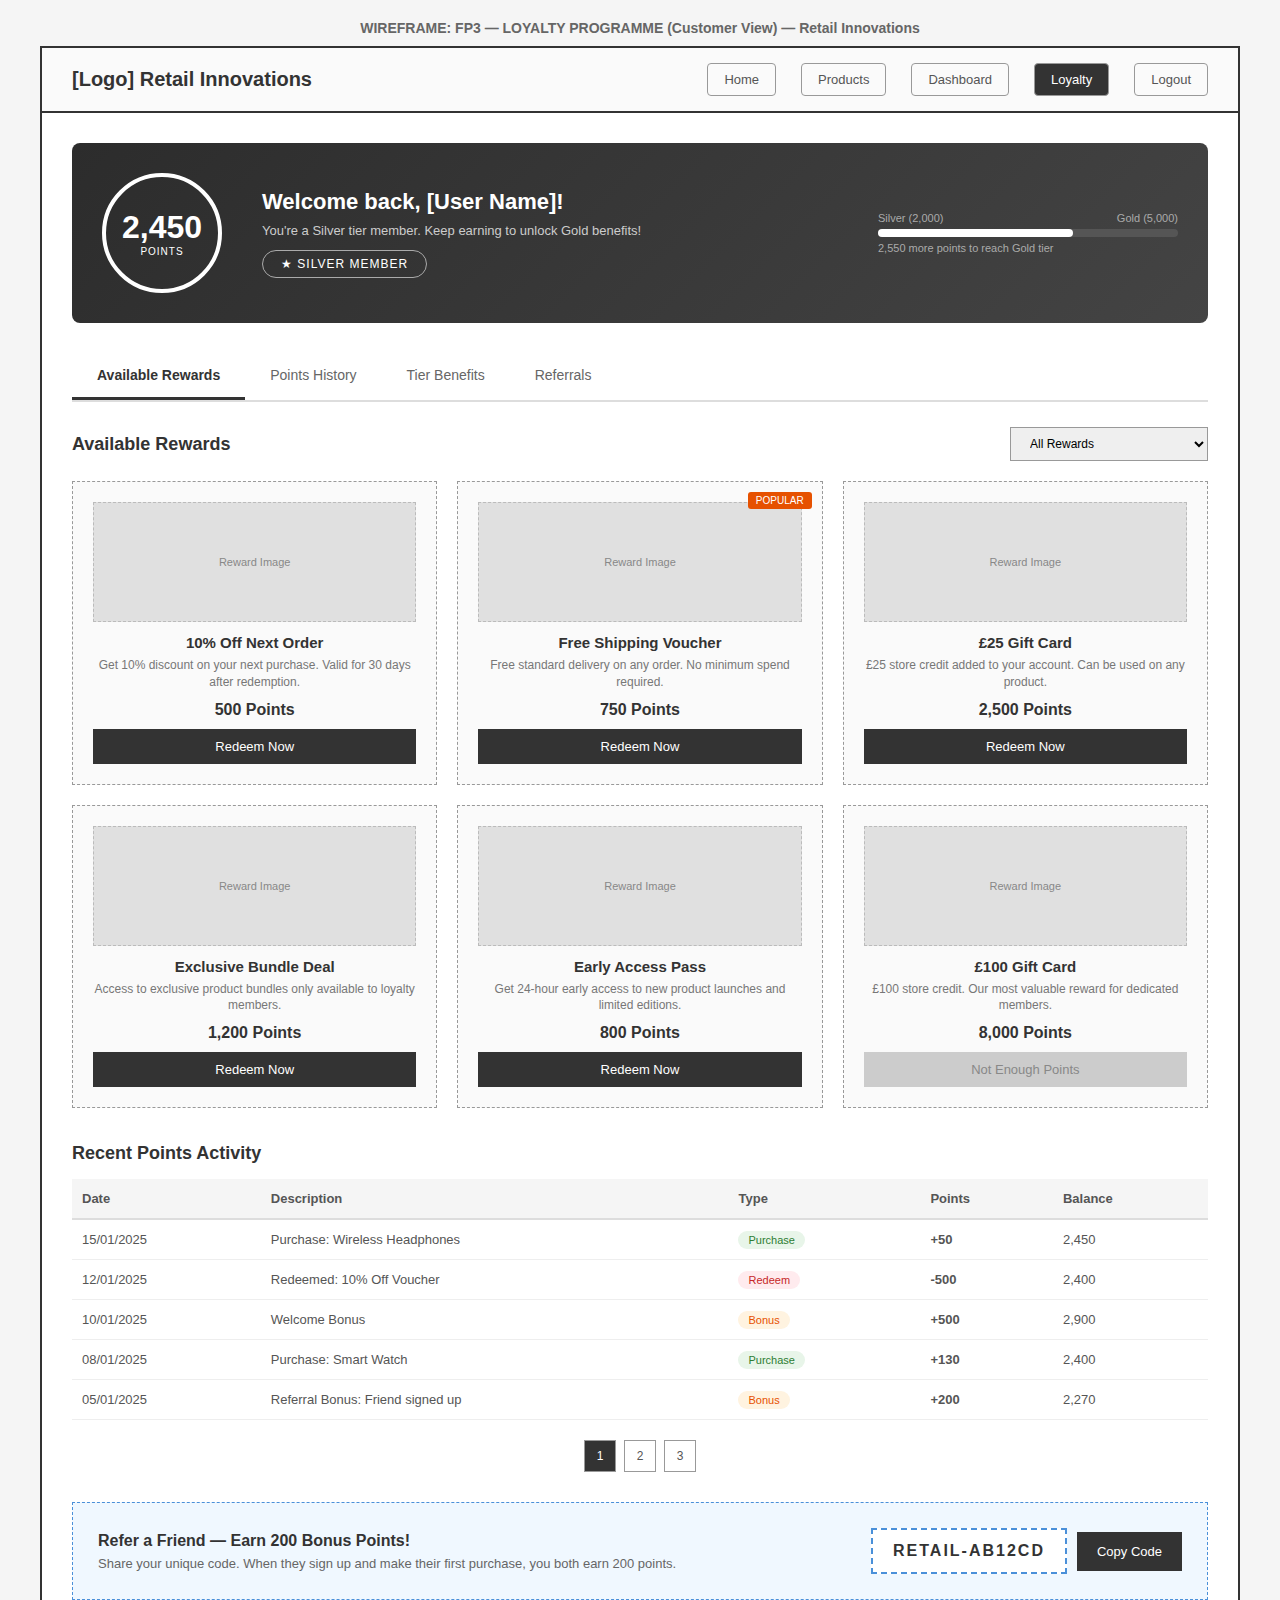
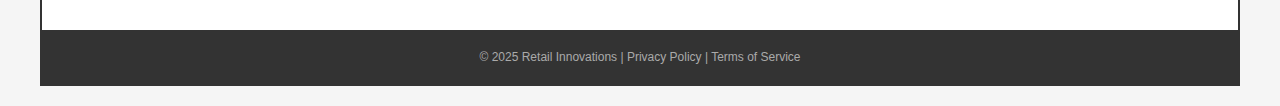
<file: Retail Innovations/Task1b/wireframe-fp3-loyalty.html>
<!DOCTYPE html>
<html lang="en">
<head>
<meta charset="UTF-8">
<title>Wireframe - FP3: Loyalty Programme</title>
<style>
* { margin: 0; padding: 0; box-sizing: border-box; }
body { font-family: Arial, sans-serif; background: #f5f5f5; padding: 20px; }
.page-label { text-align: center; font-size: 14px; color: #666; margin-bottom: 10px; font-weight: bold; }
.wireframe { width: 1200px; margin: 0 auto; background: white; border: 2px solid #333; }
.nav { display: flex; align-items: center; justify-content: space-between; padding: 15px 30px; border-bottom: 2px solid #333; background: #fafafa; }
.nav-logo { font-size: 20px; font-weight: bold; color: #333; }
.nav-links { display: flex; gap: 25px; }
.nav-link { padding: 8px 16px; border: 1px solid #999; border-radius: 4px; font-size: 13px; color: #555; }
.nav-link.active { background: #333; color: white; }

.loyalty-content { padding: 30px; }

/* POINTS SUMMARY BANNER */
.points-banner { display: flex; align-items: center; background: linear-gradient(135deg, #2c2c2c, #444); color: white; padding: 30px; border-radius: 8px; margin-bottom: 30px; gap: 40px; }
.points-circle { width: 120px; height: 120px; border: 4px solid white; border-radius: 50%; display: flex; flex-direction: column; align-items: center; justify-content: center; }
.points-circle .number { font-size: 32px; font-weight: bold; }
.points-circle .label { font-size: 10px; text-transform: uppercase; letter-spacing: 1px; }
.points-info { flex: 1; }
.points-info h2 { font-size: 22px; margin-bottom: 8px; }
.points-info p { font-size: 13px; color: #ccc; margin-bottom: 12px; }
.tier-badge { display: inline-block; padding: 6px 18px; border: 1px solid #aaa; font-size: 12px; text-transform: uppercase; letter-spacing: 1px; border-radius: 20px; }
.points-progress { width: 300px; }
.points-progress .label-row { display: flex; justify-content: space-between; font-size: 11px; color: #aaa; margin-bottom: 5px; }
.progress-bar { height: 8px; background: #555; border-radius: 4px; }
.progress-fill { height: 8px; background: white; border-radius: 4px; width: 65%; }
.points-progress .next-tier { font-size: 11px; color: #aaa; margin-top: 5px; }

/* TAB NAV */
.tabs { display: flex; gap: 0; margin-bottom: 25px; border-bottom: 2px solid #ddd; }
.tab { padding: 14px 25px; font-size: 14px; color: #666; border-bottom: 3px solid transparent; }
.tab.active { color: #333; font-weight: bold; border-bottom-color: #333; }

/* REWARDS SECTION */
.section-header { display: flex; justify-content: space-between; align-items: center; margin-bottom: 20px; }
.section-header h3 { font-size: 18px; color: #333; }
.filter-select { padding: 8px 15px; border: 1px solid #999; font-size: 12px; }

.rewards-grid { display: grid; grid-template-columns: repeat(3, 1fr); gap: 20px; margin-bottom: 35px; }
.reward-card { border: 1px dashed #999; padding: 20px; background: #fafafa; text-align: center; position: relative; }
.reward-img { height: 120px; background: #e0e0e0; border: 1px dashed #bbb; display: flex; align-items: center; justify-content: center; font-size: 11px; color: #888; margin-bottom: 12px; }
.reward-card h4 { font-size: 15px; color: #333; margin-bottom: 6px; }
.reward-card .desc { font-size: 12px; color: #777; margin-bottom: 10px; line-height: 1.4; }
.reward-cost { font-size: 16px; font-weight: bold; color: #333; margin-bottom: 10px; }
.redeem-btn { width: 100%; padding: 10px; background: #333; color: white; border: none; font-size: 13px; text-align: center; }
.redeem-btn.disabled { background: #ccc; color: #888; }
.reward-badge { position: absolute; top: 10px; right: 10px; background: #e65100; color: white; padding: 3px 8px; font-size: 10px; border-radius: 3px; }

/* POINTS HISTORY TABLE */
.history-section { margin-top: 10px; }
.history-section h3 { font-size: 18px; color: #333; margin-bottom: 15px; }
.history-table { width: 100%; border-collapse: collapse; font-size: 13px; }
.history-table th { text-align: left; padding: 12px 10px; background: #f5f5f5; color: #555; font-weight: bold; border-bottom: 2px solid #ddd; }
.history-table td { padding: 12px 10px; border-bottom: 1px solid #eee; color: #555; }
.points-earned { color: #2e7d32; font-weight: bold; }
.points-spent { color: #c62828; font-weight: bold; }
.transaction-type { padding: 3px 10px; border-radius: 10px; font-size: 11px; }
.type-purchase { background: #e8f5e9; color: #2e7d32; }
.type-redeem { background: #ffebee; color: #c62828; }
.type-bonus { background: #fff3e0; color: #e65100; }

.pagination { display: flex; justify-content: center; gap: 8px; margin-top: 20px; }
.page-btn { width: 32px; height: 32px; border: 1px solid #999; display: flex; align-items: center; justify-content: center; font-size: 12px; color: #555; }
.page-btn.active { background: #333; color: white; }

/* REFERRAL SECTION */
.referral-box { margin-top: 30px; background: #f0f8ff; border: 1px dashed #4a90d9; padding: 25px; display: flex; justify-content: space-between; align-items: center; }
.referral-box .text h4 { font-size: 16px; color: #333; margin-bottom: 6px; }
.referral-box .text p { font-size: 13px; color: #666; }
.referral-box .code-area { display: flex; gap: 10px; align-items: center; }
.referral-code { padding: 12px 20px; background: white; border: 2px dashed #4a90d9; font-size: 16px; font-weight: bold; color: #333; letter-spacing: 2px; }
.copy-btn { padding: 12px 20px; background: #333; color: white; font-size: 13px; border: none; }

.footer { padding: 20px 30px; background: #333; color: #aaa; font-size: 12px; text-align: center; margin-top: 0; }
</style>
</head>
<body>
<div class="page-label">WIREFRAME: FP3 — LOYALTY PROGRAMME (Customer View) — Retail Innovations</div>
<div class="wireframe">
  <nav class="nav">
    <div class="nav-logo">[Logo] Retail Innovations</div>
    <div class="nav-links">
      <div class="nav-link">Home</div>
      <div class="nav-link">Products</div>
      <div class="nav-link">Dashboard</div>
      <div class="nav-link active">Loyalty</div>
      <div class="nav-link">Logout</div>
    </div>
  </nav>

  <div class="loyalty-content">
    <!-- POINTS SUMMARY BANNER -->
    <div class="points-banner">
      <div class="points-circle">
        <div class="number">2,450</div>
        <div class="label">Points</div>
      </div>
      <div class="points-info">
        <h2>Welcome back, [User Name]!</h2>
        <p>You're a Silver tier member. Keep earning to unlock Gold benefits!</p>
        <div class="tier-badge">★ Silver Member</div>
      </div>
      <div class="points-progress">
        <div class="label-row"><span>Silver (2,000)</span><span>Gold (5,000)</span></div>
        <div class="progress-bar"><div class="progress-fill"></div></div>
        <div class="next-tier">2,550 more points to reach Gold tier</div>
      </div>
    </div>

    <!-- TABS -->
    <div class="tabs">
      <div class="tab active">Available Rewards</div>
      <div class="tab">Points History</div>
      <div class="tab">Tier Benefits</div>
      <div class="tab">Referrals</div>
    </div>

    <!-- REWARDS GRID -->
    <div class="section-header">
      <h3>Available Rewards</h3>
      <select class="filter-select">
        <option>All Rewards</option>
        <option>Affordable (under 1000 pts)</option>
        <option>Premium (1000+ pts)</option>
      </select>
    </div>

    <div class="rewards-grid">
      <div class="reward-card">
        <div class="reward-img">Reward Image</div>
        <h4>10% Off Next Order</h4>
        <div class="desc">Get 10% discount on your next purchase. Valid for 30 days after redemption.</div>
        <div class="reward-cost">500 Points</div>
        <div class="redeem-btn">Redeem Now</div>
      </div>
      <div class="reward-card">
        <div class="reward-badge">POPULAR</div>
        <div class="reward-img">Reward Image</div>
        <h4>Free Shipping Voucher</h4>
        <div class="desc">Free standard delivery on any order. No minimum spend required.</div>
        <div class="reward-cost">750 Points</div>
        <div class="redeem-btn">Redeem Now</div>
      </div>
      <div class="reward-card">
        <div class="reward-img">Reward Image</div>
        <h4>£25 Gift Card</h4>
        <div class="desc">£25 store credit added to your account. Can be used on any product.</div>
        <div class="reward-cost">2,500 Points</div>
        <div class="redeem-btn">Redeem Now</div>
      </div>
      <div class="reward-card">
        <div class="reward-img">Reward Image</div>
        <h4>Exclusive Bundle Deal</h4>
        <div class="desc">Access to exclusive product bundles only available to loyalty members.</div>
        <div class="reward-cost">1,200 Points</div>
        <div class="redeem-btn">Redeem Now</div>
      </div>
      <div class="reward-card">
        <div class="reward-img">Reward Image</div>
        <h4>Early Access Pass</h4>
        <div class="desc">Get 24-hour early access to new product launches and limited editions.</div>
        <div class="reward-cost">800 Points</div>
        <div class="redeem-btn">Redeem Now</div>
      </div>
      <div class="reward-card">
        <div class="reward-img">Reward Image</div>
        <h4>£100 Gift Card</h4>
        <div class="desc">£100 store credit. Our most valuable reward for dedicated members.</div>
        <div class="reward-cost">8,000 Points</div>
        <div class="redeem-btn disabled">Not Enough Points</div>
      </div>
    </div>

    <!-- POINTS HISTORY TABLE -->
    <div class="history-section">
      <h3>Recent Points Activity</h3>
      <table class="history-table">
        <tr><th>Date</th><th>Description</th><th>Type</th><th>Points</th><th>Balance</th></tr>
        <tr><td>15/01/2025</td><td>Purchase: Wireless Headphones</td><td><span class="transaction-type type-purchase">Purchase</span></td><td class="points-earned">+50</td><td>2,450</td></tr>
        <tr><td>12/01/2025</td><td>Redeemed: 10% Off Voucher</td><td><span class="transaction-type type-redeem">Redeem</span></td><td class="points-spent">-500</td><td>2,400</td></tr>
        <tr><td>10/01/2025</td><td>Welcome Bonus</td><td><span class="transaction-type type-bonus">Bonus</span></td><td class="points-earned">+500</td><td>2,900</td></tr>
        <tr><td>08/01/2025</td><td>Purchase: Smart Watch</td><td><span class="transaction-type type-purchase">Purchase</span></td><td class="points-earned">+130</td><td>2,400</td></tr>
        <tr><td>05/01/2025</td><td>Referral Bonus: Friend signed up</td><td><span class="transaction-type type-bonus">Bonus</span></td><td class="points-earned">+200</td><td>2,270</td></tr>
      </table>
      <div class="pagination">
        <div class="page-btn active">1</div>
        <div class="page-btn">2</div>
        <div class="page-btn">3</div>
      </div>
    </div>

    <!-- REFERRAL BOX -->
    <div class="referral-box">
      <div class="text">
        <h4>Refer a Friend — Earn 200 Bonus Points!</h4>
        <p>Share your unique code. When they sign up and make their first purchase, you both earn 200 points.</p>
      </div>
      <div class="code-area">
        <div class="referral-code">RETAIL-AB12CD</div>
        <div class="copy-btn">Copy Code</div>
      </div>
    </div>
  </div>

  <footer class="footer">© 2025 Retail Innovations | Privacy Policy | Terms of Service</footer>
</div>
</body>
</html>
</file>
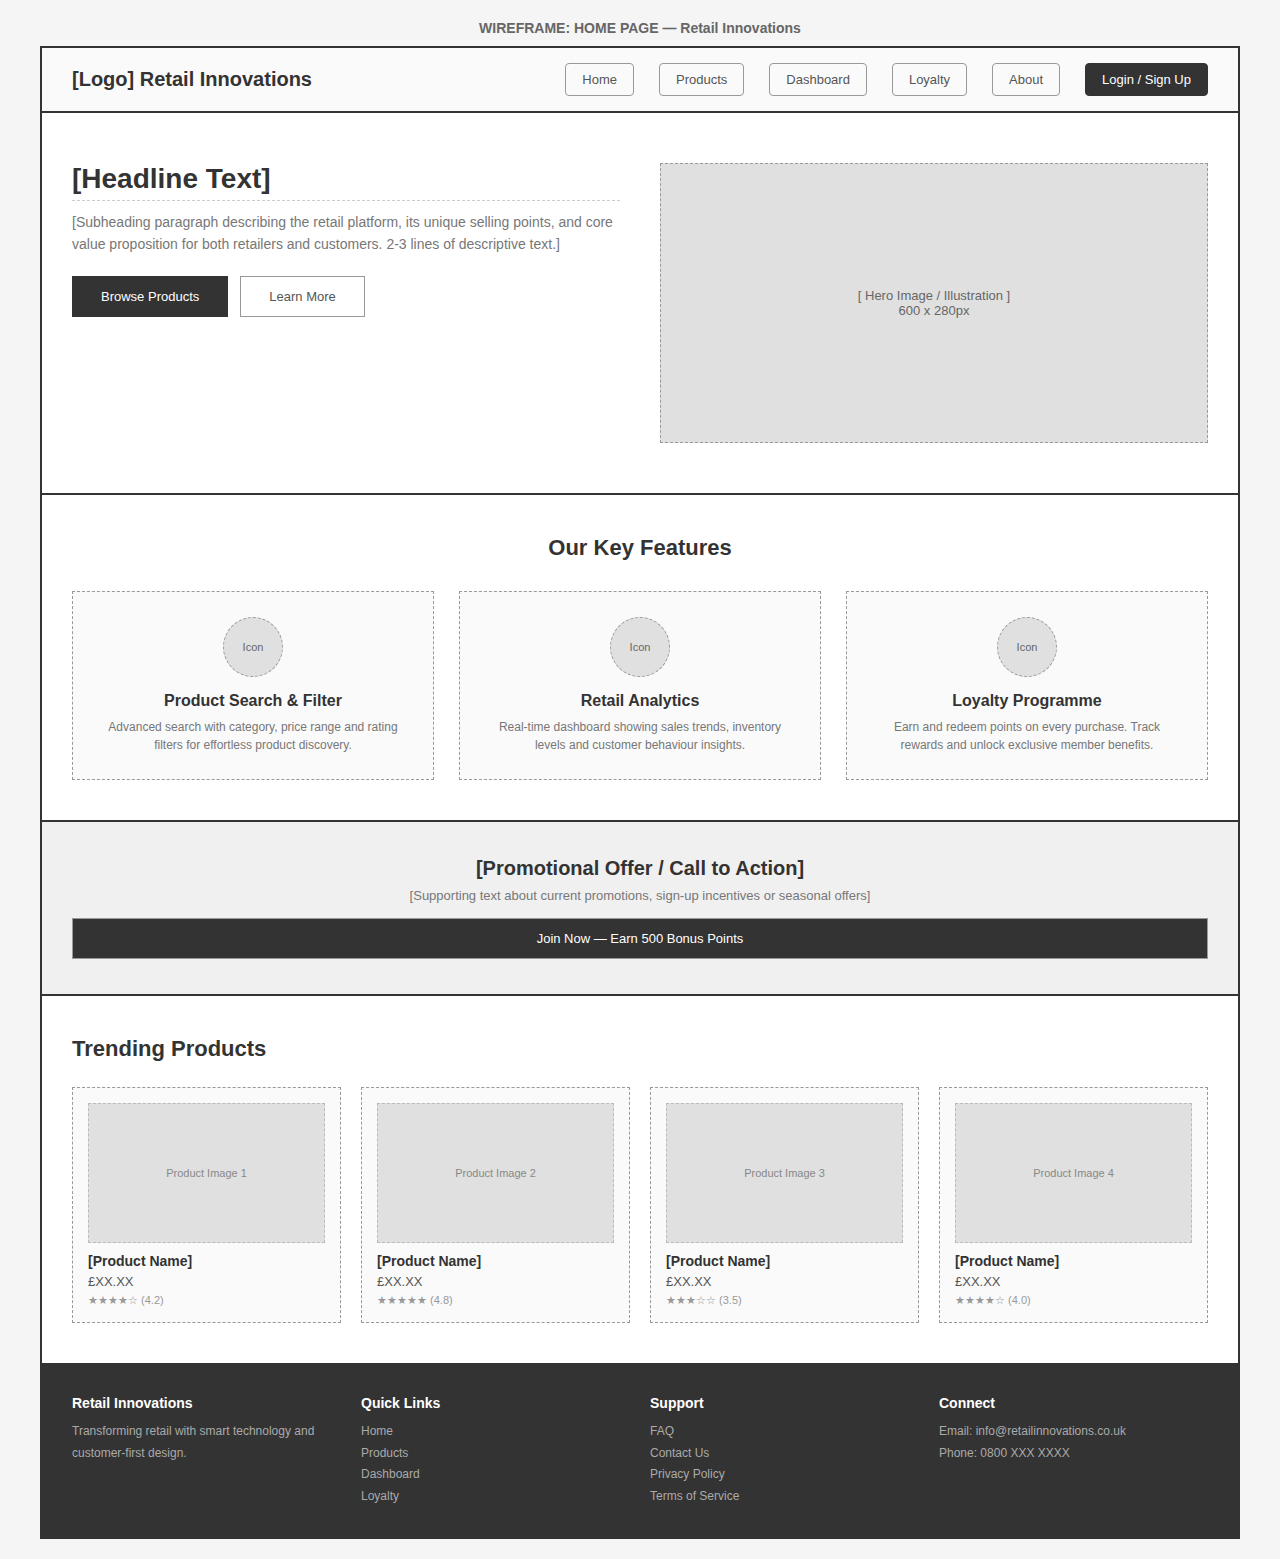
<file: Retail Innovations/Task1b/wireframe-home.html>
<!DOCTYPE html>
<html lang="en">
<head>
<meta charset="UTF-8">
<title>Wireframe - Home Page</title>
<style>
* { margin: 0; padding: 0; box-sizing: border-box; }
body { font-family: Arial, sans-serif; background: #f5f5f5; padding: 20px; }
.page-label { text-align: center; font-size: 14px; color: #666; margin-bottom: 10px; font-weight: bold; }
.wireframe { width: 1200px; margin: 0 auto; background: white; border: 2px solid #333; min-height: 900px; position: relative; }
.placeholder { background: #e0e0e0; border: 1px dashed #999; display: flex; align-items: center; justify-content: center; color: #666; font-size: 13px; text-align: center; }
/* NAV */
.nav { display: flex; align-items: center; justify-content: space-between; padding: 15px 30px; border-bottom: 2px solid #333; background: #fafafa; }
.nav-logo { font-size: 20px; font-weight: bold; color: #333; }
.nav-links { display: flex; gap: 25px; }
.nav-link { padding: 8px 16px; border: 1px solid #999; border-radius: 4px; font-size: 13px; color: #555; }
.nav-link.cta { background: #333; color: white; border-color: #333; }
/* HERO */
.hero { display: flex; padding: 50px 30px; gap: 40px; border-bottom: 2px solid #333; }
.hero-text { flex: 1; }
.hero-text h1 { font-size: 28px; color: #333; margin-bottom: 10px; border-bottom: 1px dashed #ccc; padding-bottom: 5px; }
.hero-text p { font-size: 14px; color: #777; line-height: 1.6; margin-bottom: 20px; }
.hero-text .btn-row { display: flex; gap: 12px; }
.hero-text .btn { padding: 12px 28px; border: 1px solid #999; font-size: 13px; color: #555; }
.hero-text .btn.primary { background: #333; color: white; border-color: #333; }
.hero-image { flex: 1; }
.hero-image .placeholder { height: 280px; }
/* FEATURES */
.features { padding: 40px 30px; border-bottom: 2px solid #333; }
.features h2 { text-align: center; font-size: 22px; color: #333; margin-bottom: 30px; }
.features-grid { display: grid; grid-template-columns: repeat(3, 1fr); gap: 25px; }
.feature-card { border: 1px dashed #999; padding: 25px; text-align: center; background: #fafafa; }
.feature-icon { width: 60px; height: 60px; margin: 0 auto 15px; background: #e0e0e0; border: 1px dashed #999; border-radius: 50%; display: flex; align-items: center; justify-content: center; font-size: 11px; color: #666; }
.feature-card h3 { font-size: 16px; color: #333; margin-bottom: 8px; }
.feature-card p { font-size: 12px; color: #777; line-height: 1.5; }
/* PROMO BANNER */
.promo { padding: 35px 30px; text-align: center; border-bottom: 2px solid #333; background: #f0f0f0; }
.promo h2 { font-size: 20px; color: #333; margin-bottom: 8px; }
.promo p { font-size: 13px; color: #777; margin-bottom: 15px; }
.promo .btn { padding: 12px 28px; border: 1px solid #999; font-size: 13px; background: #333; color: white; }
/* TRENDING */
.trending { padding: 40px 30px; border-bottom: 2px solid #333; }
.trending h2 { font-size: 22px; color: #333; margin-bottom: 25px; }
.products-grid { display: grid; grid-template-columns: repeat(4, 1fr); gap: 20px; }
.product-card { border: 1px dashed #999; padding: 15px; background: #fafafa; }
.product-img { height: 140px; background: #e0e0e0; border: 1px dashed #bbb; display: flex; align-items: center; justify-content: center; font-size: 11px; color: #888; margin-bottom: 10px; }
.product-card h4 { font-size: 14px; color: #333; margin-bottom: 5px; }
.product-card .price { font-size: 13px; color: #555; margin-bottom: 5px; }
.product-card .rating { font-size: 11px; color: #999; }
/* FOOTER */
.footer { padding: 30px; display: grid; grid-template-columns: repeat(4, 1fr); gap: 20px; background: #333; color: #ccc; }
.footer h4 { font-size: 14px; color: white; margin-bottom: 10px; }
.footer p, .footer a { font-size: 12px; color: #aaa; line-height: 1.8; text-decoration: none; display: block; }
/* Annotations */
.annotation { position: absolute; background: #fffde7; border: 1px solid #f9a825; padding: 5px 10px; font-size: 11px; color: #333; border-radius: 4px; z-index: 10; }
</style>
</head>
<body>
<div class="page-label">WIREFRAME: HOME PAGE — Retail Innovations</div>
<div class="wireframe">
  <!-- NAVIGATION BAR -->
  <nav class="nav">
    <div class="nav-logo">[Logo] Retail Innovations</div>
    <div class="nav-links">
      <div class="nav-link">Home</div>
      <div class="nav-link">Products</div>
      <div class="nav-link">Dashboard</div>
      <div class="nav-link">Loyalty</div>
      <div class="nav-link">About</div>
      <div class="nav-link cta">Login / Sign Up</div>
    </div>
  </nav>

  <!-- HERO SECTION -->
  <section class="hero">
    <div class="hero-text">
      <h1>[Headline Text]</h1>
      <p>[Subheading paragraph describing the retail platform, its unique selling points, and core value proposition for both retailers and customers. 2-3 lines of descriptive text.]</p>
      <div class="btn-row">
        <div class="btn primary">Browse Products</div>
        <div class="btn">Learn More</div>
      </div>
    </div>
    <div class="hero-image">
      <div class="placeholder">[ Hero Image / Illustration ]<br>600 x 280px</div>
    </div>
  </section>

  <!-- FEATURE HIGHLIGHTS -->
  <section class="features">
    <h2>Our Key Features</h2>
    <div class="features-grid">
      <div class="feature-card">
        <div class="feature-icon">Icon</div>
        <h3>Product Search & Filter</h3>
        <p>Advanced search with category, price range and rating filters for effortless product discovery.</p>
      </div>
      <div class="feature-card">
        <div class="feature-icon">Icon</div>
        <h3>Retail Analytics</h3>
        <p>Real-time dashboard showing sales trends, inventory levels and customer behaviour insights.</p>
      </div>
      <div class="feature-card">
        <div class="feature-icon">Icon</div>
        <h3>Loyalty Programme</h3>
        <p>Earn and redeem points on every purchase. Track rewards and unlock exclusive member benefits.</p>
      </div>
    </div>
  </section>

  <!-- PROMOTIONAL BANNER -->
  <section class="promo">
    <h2>[Promotional Offer / Call to Action]</h2>
    <p>[Supporting text about current promotions, sign-up incentives or seasonal offers]</p>
    <div class="btn">Join Now — Earn 500 Bonus Points</div>
  </section>

  <!-- TRENDING PRODUCTS -->
  <section class="trending">
    <h2>Trending Products</h2>
    <div class="products-grid">
      <div class="product-card">
        <div class="product-img">Product Image 1</div>
        <h4>[Product Name]</h4>
        <div class="price">£XX.XX</div>
        <div class="rating">★★★★☆ (4.2)</div>
      </div>
      <div class="product-card">
        <div class="product-img">Product Image 2</div>
        <h4>[Product Name]</h4>
        <div class="price">£XX.XX</div>
        <div class="rating">★★★★★ (4.8)</div>
      </div>
      <div class="product-card">
        <div class="product-img">Product Image 3</div>
        <h4>[Product Name]</h4>
        <div class="price">£XX.XX</div>
        <div class="rating">★★★☆☆ (3.5)</div>
      </div>
      <div class="product-card">
        <div class="product-img">Product Image 4</div>
        <h4>[Product Name]</h4>
        <div class="price">£XX.XX</div>
        <div class="rating">★★★★☆ (4.0)</div>
      </div>
    </div>
  </section>

  <!-- FOOTER -->
  <footer class="footer">
    <div>
      <h4>Retail Innovations</h4>
      <p>Transforming retail with smart technology and customer-first design.</p>
    </div>
    <div>
      <h4>Quick Links</h4>
      <a>Home</a><a>Products</a><a>Dashboard</a><a>Loyalty</a>
    </div>
    <div>
      <h4>Support</h4>
      <a>FAQ</a><a>Contact Us</a><a>Privacy Policy</a><a>Terms of Service</a>
    </div>
    <div>
      <h4>Connect</h4>
      <a>Email: info@retailinnovations.co.uk</a>
      <a>Phone: 0800 XXX XXXX</a>
    </div>
  </footer>
</div>
</body>
</html>
</file>
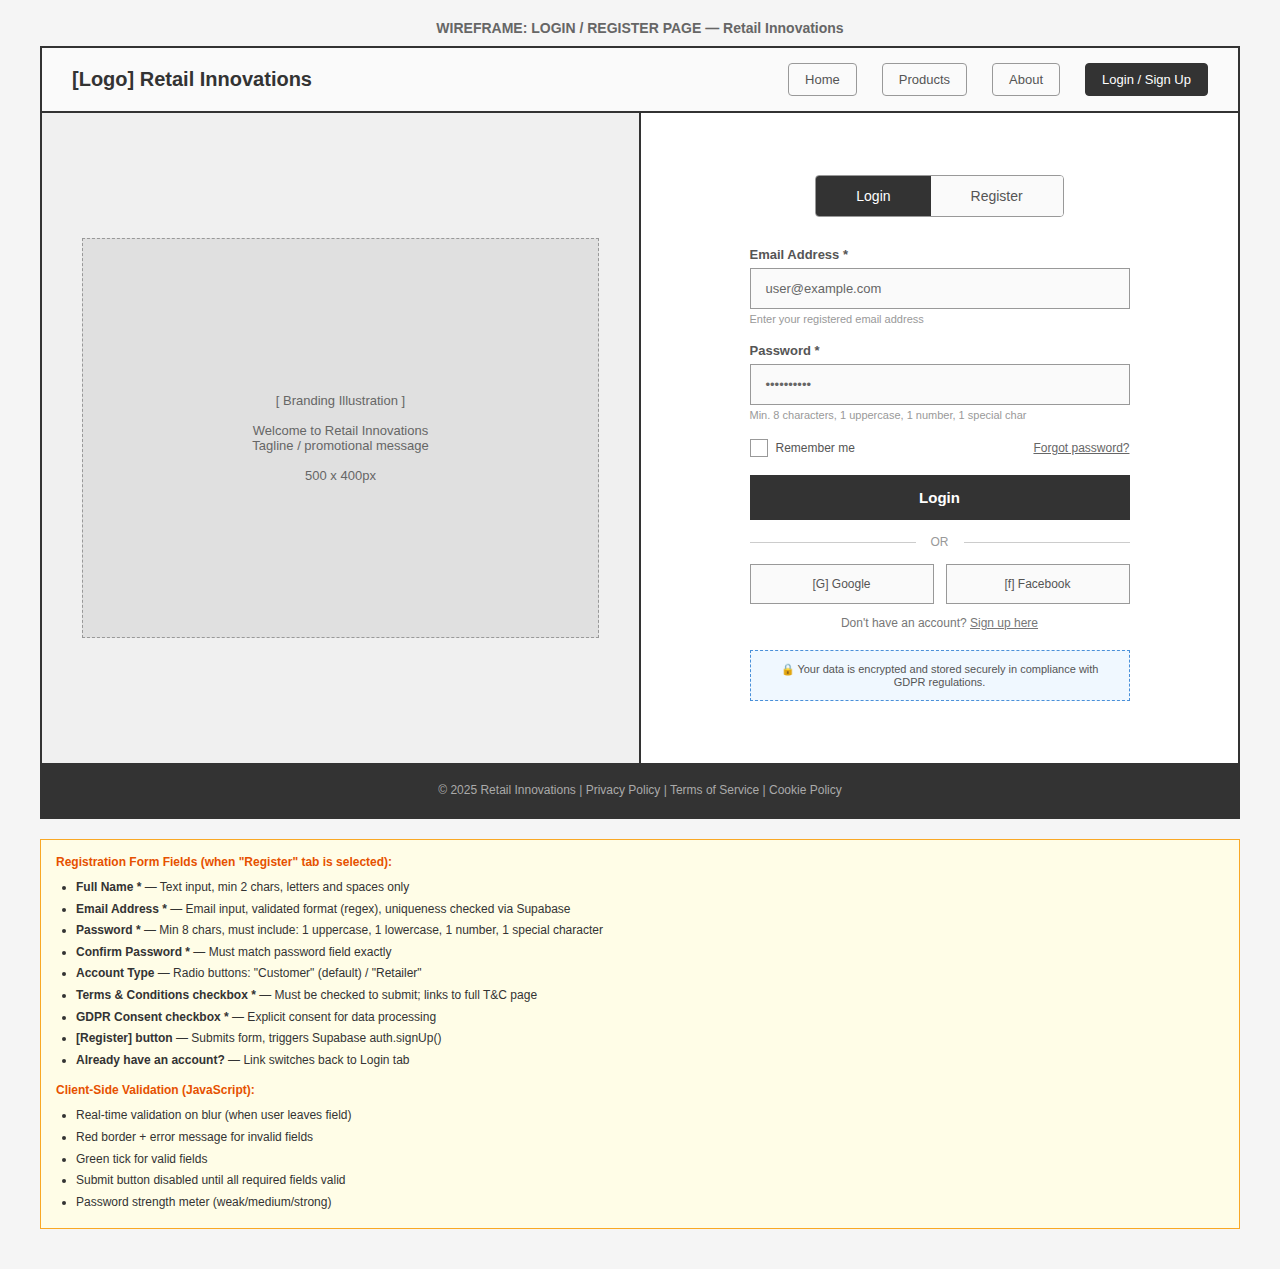
<file: Retail Innovations/Task1b/wireframe-login.html>
<!DOCTYPE html>
<html lang="en">
<head>
<meta charset="UTF-8">
<title>Wireframe - Login / Register Page</title>
<style>
* { margin: 0; padding: 0; box-sizing: border-box; }
body { font-family: Arial, sans-serif; background: #f5f5f5; padding: 20px; }
.page-label { text-align: center; font-size: 14px; color: #666; margin-bottom: 10px; font-weight: bold; }
.wireframe { width: 1200px; margin: 0 auto; background: white; border: 2px solid #333; min-height: 750px; }
.nav { display: flex; align-items: center; justify-content: space-between; padding: 15px 30px; border-bottom: 2px solid #333; background: #fafafa; }
.nav-logo { font-size: 20px; font-weight: bold; color: #333; }
.nav-links { display: flex; gap: 25px; }
.nav-link { padding: 8px 16px; border: 1px solid #999; border-radius: 4px; font-size: 13px; color: #555; }
.nav-link.active { background: #333; color: white; border-color: #333; }

.auth-container { display: flex; min-height: 650px; }
.auth-left { flex: 1; display: flex; align-items: center; justify-content: center; background: #f0f0f0; border-right: 2px solid #333; padding: 40px; }
.auth-left .placeholder { width: 100%; height: 400px; background: #e0e0e0; border: 1px dashed #999; display: flex; align-items: center; justify-content: center; color: #666; font-size: 13px; text-align: center; }
.auth-right { flex: 1; display: flex; flex-direction: column; align-items: center; justify-content: center; padding: 40px; }

.tab-switch { display: flex; margin-bottom: 30px; border: 1px solid #999; border-radius: 4px; overflow: hidden; }
.tab { padding: 12px 40px; font-size: 14px; color: #555; background: #fafafa; cursor: pointer; }
.tab.active { background: #333; color: white; }

.form-group { width: 100%; max-width: 380px; margin-bottom: 18px; }
.form-label { display: block; font-size: 13px; color: #555; margin-bottom: 6px; font-weight: bold; }
.form-input { width: 100%; padding: 12px 15px; border: 1px solid #999; font-size: 13px; color: #666; background: #fafafa; }
.form-input.error { border-color: red; }
.form-hint { font-size: 11px; color: #999; margin-top: 4px; }
.form-error { font-size: 11px; color: red; margin-top: 4px; display: none; }

.checkbox-row { display: flex; align-items: center; gap: 8px; margin-bottom: 18px; width: 100%; max-width: 380px; }
.checkbox { width: 18px; height: 18px; border: 1px solid #999; }
.checkbox-label { font-size: 12px; color: #555; }
.forgot { font-size: 12px; color: #666; text-decoration: underline; margin-left: auto; }

.submit-btn { width: 100%; max-width: 380px; padding: 14px; background: #333; color: white; border: none; font-size: 15px; font-weight: bold; margin-bottom: 15px; text-align: center; }

.divider { display: flex; align-items: center; gap: 15px; width: 100%; max-width: 380px; margin-bottom: 15px; }
.divider-line { flex: 1; height: 1px; background: #ccc; }
.divider-text { font-size: 12px; color: #999; }

.social-btns { display: flex; gap: 12px; width: 100%; max-width: 380px; }
.social-btn { flex: 1; padding: 12px; border: 1px solid #999; text-align: center; font-size: 12px; color: #555; background: #fafafa; }

.security-note { margin-top: 20px; padding: 12px 18px; background: #f0f8ff; border: 1px dashed #4a90d9; font-size: 11px; color: #555; max-width: 380px; width: 100%; text-align: center; }

.footer { padding: 20px 30px; background: #333; color: #aaa; font-size: 12px; text-align: center; }

/* REGISTRATION PANEL (hidden by default, shows concept) */
.register-note { margin-top: 12px; font-size: 12px; color: #777; max-width: 380px; text-align: center; }

/* Validation annotations */
.annotation-box { background: #fffde7; border: 1px solid #f9a825; padding: 15px; margin: 20px auto; max-width: 1200px; font-size: 12px; color: #333; }
.annotation-box h4 { margin-bottom: 8px; color: #e65100; }
.annotation-box ul { padding-left: 20px; line-height: 1.8; }
</style>
</head>
<body>
<div class="page-label">WIREFRAME: LOGIN / REGISTER PAGE — Retail Innovations</div>
<div class="wireframe">
  <nav class="nav">
    <div class="nav-logo">[Logo] Retail Innovations</div>
    <div class="nav-links">
      <div class="nav-link">Home</div>
      <div class="nav-link">Products</div>
      <div class="nav-link">About</div>
      <div class="nav-link active">Login / Sign Up</div>
    </div>
  </nav>

  <div class="auth-container">
    <!-- LEFT: Branding / illustration -->
    <div class="auth-left">
      <div class="placeholder">[ Branding Illustration ]<br><br>Welcome to Retail Innovations<br>Tagline / promotional message<br><br>500 x 400px</div>
    </div>

    <!-- RIGHT: Login Form -->
    <div class="auth-right">
      <div class="tab-switch">
        <div class="tab active">Login</div>
        <div class="tab">Register</div>
      </div>

      <div class="form-group">
        <label class="form-label">Email Address *</label>
        <div class="form-input">user@example.com</div>
        <div class="form-hint">Enter your registered email address</div>
      </div>

      <div class="form-group">
        <label class="form-label">Password *</label>
        <div class="form-input">••••••••••</div>
        <div class="form-hint">Min. 8 characters, 1 uppercase, 1 number, 1 special char</div>
      </div>

      <div class="checkbox-row">
        <div class="checkbox"></div>
        <span class="checkbox-label">Remember me</span>
        <a class="forgot">Forgot password?</a>
      </div>

      <div class="submit-btn">Login</div>

      <div class="divider">
        <div class="divider-line"></div>
        <span class="divider-text">OR</span>
        <div class="divider-line"></div>
      </div>

      <div class="social-btns">
        <div class="social-btn">[G] Google</div>
        <div class="social-btn">[f] Facebook</div>
      </div>

      <div class="register-note">Don't have an account? <u>Sign up here</u></div>

      <div class="security-note">🔒 Your data is encrypted and stored securely in compliance with GDPR regulations.</div>
    </div>
  </div>

  <footer class="footer">© 2025 Retail Innovations | Privacy Policy | Terms of Service | Cookie Policy</footer>
</div>

<!-- ANNOTATION: Registration form fields (shown when Register tab active) -->
<div class="annotation-box">
  <h4>Registration Form Fields (when "Register" tab is selected):</h4>
  <ul>
    <li><strong>Full Name *</strong> — Text input, min 2 chars, letters and spaces only</li>
    <li><strong>Email Address *</strong> — Email input, validated format (regex), uniqueness checked via Supabase</li>
    <li><strong>Password *</strong> — Min 8 chars, must include: 1 uppercase, 1 lowercase, 1 number, 1 special character</li>
    <li><strong>Confirm Password *</strong> — Must match password field exactly</li>
    <li><strong>Account Type</strong> — Radio buttons: "Customer" (default) / "Retailer"</li>
    <li><strong>Terms & Conditions checkbox *</strong> — Must be checked to submit; links to full T&C page</li>
    <li><strong>GDPR Consent checkbox *</strong> — Explicit consent for data processing</li>
    <li><strong>[Register] button</strong> — Submits form, triggers Supabase auth.signUp()</li>
    <li><strong>Already have an account?</strong> — Link switches back to Login tab</li>
  </ul>
  <h4 style="margin-top:12px;">Client-Side Validation (JavaScript):</h4>
  <ul>
    <li>Real-time validation on blur (when user leaves field)</li>
    <li>Red border + error message for invalid fields</li>
    <li>Green tick for valid fields</li>
    <li>Submit button disabled until all required fields valid</li>
    <li>Password strength meter (weak/medium/strong)</li>
  </ul>
</div>
</body>
</html>
</file>
<file: Retial Innovations Wesbite/static/styles.css>
/* ============================================================
   RETAIL INNOVATIONS LTD - Stylesheet
   ============================================================ */

@import url('https://fonts.googleapis.com/css2?family=Playfair+Display:ital,wght@0,400;0,700;0,900;1,400&family=DM+Sans:ital,wght@0,300;0,400;0,500;0,700&family=JetBrains+Mono:wght@400;500&display=swap');

:root {
    --color-bg:          #0B0F14;
    --color-bg-elevated: #141A22;
    --color-bg-card:     #1A2230;
    --color-bg-hover:    #222D3D;
    --color-surface:     #243044;
    --color-border:      #2A3A50;
    --color-border-light:#3A4F6A;

    --color-text:        #E8ECF1;
    --color-text-muted:  #8A99AF;
    --color-text-dim:    #5C6E85;

    --color-accent:      #3EEBBE;
    --color-accent-glow: rgba(62, 235, 190, 0.15);
    --color-accent-dark: #2BC49A;
    --color-accent-2:    #6C63FF;
    --color-danger:      #FF5E7A;
    --color-warning:     #FFBA42;
    --color-success:     #3EEBBE;
    --color-info:        #5BA4F5;

    --font-display:      'Playfair Display', Georgia, serif;
    --font-body:         'DM Sans', -apple-system, sans-serif;
    --font-mono:         'JetBrains Mono', monospace;

    --radius-sm:  6px;
    --radius-md:  10px;
    --radius-lg:  16px;
    --radius-xl:  24px;

    --shadow-sm:  0 1px 3px rgba(0,0,0,0.3);
    --shadow-md:  0 4px 16px rgba(0,0,0,0.35);
    --shadow-lg:  0 12px 40px rgba(0,0,0,0.4);
    --shadow-glow: 0 0 30px rgba(62, 235, 190, 0.12);

    --transition: 0.25s cubic-bezier(0.4, 0, 0.2, 1);
}

*, *::before, *::after { margin: 0; padding: 0; box-sizing: border-box; }
html { scroll-behavior: smooth; font-size: 16px; }

body {
    font-family: var(--font-body);
    background: var(--color-bg);
    color: var(--color-text);
    line-height: 1.65;
    min-height: 100vh;
    overflow-x: hidden;
    -webkit-font-smoothing: antialiased;
}

body::before {
    content: '';
    position: fixed;
    inset: 0;
    background-image: url("data:image/svg+xml,%3Csvg viewBox='0 0 256 256' xmlns='http://www.w3.org/2000/svg'%3E%3Cfilter id='n'%3E%3CfeTurbulence type='fractalNoise' baseFrequency='0.9' numOctaves='4' stitchTiles='stitch'/%3E%3C/filter%3E%3Crect width='100%25' height='100%25' filter='url(%23n)' opacity='0.03'/%3E%3C/svg%3E");
    pointer-events: none;
    z-index: 0;
}

::-webkit-scrollbar { width: 8px; }
::-webkit-scrollbar-track { background: var(--color-bg); }
::-webkit-scrollbar-thumb { background: var(--color-border-light); border-radius: 4px; }
::-webkit-scrollbar-thumb:hover { background: var(--color-accent); }

/* ============================================================
   AUTH / LOGIN SCREEN
   ============================================================ */
.auth-screen {
    position: fixed;
    inset: 0;
    z-index: 500;
    display: flex;
    align-items: center;
    justify-content: center;
    background: var(--color-bg);
}

.auth-bg-pattern {
    position: absolute;
    inset: 0;
    background:
        radial-gradient(circle at 20% 50%, rgba(62,235,190,0.06) 0%, transparent 50%),
        radial-gradient(circle at 80% 30%, rgba(108,99,255,0.06) 0%, transparent 50%),
        radial-gradient(circle at 50% 80%, rgba(91,164,245,0.04) 0%, transparent 50%);
    pointer-events: none;
}

.auth-card {
    position: relative;
    z-index: 1;
    background: var(--color-bg-elevated);
    border: 1px solid var(--color-border);
    border-radius: var(--radius-xl);
    padding: 40px 36px 32px;
    width: 90%;
    max-width: 420px;
    box-shadow: var(--shadow-lg);
    animation: authCardIn 0.5s ease;
}

@keyframes authCardIn {
    from { opacity: 0; transform: translateY(24px) scale(0.97); }
    to   { opacity: 1; transform: translateY(0) scale(1); }
}

.auth-brand {
    display: flex;
    align-items: center;
    gap: 14px;
    margin-bottom: 8px;
    justify-content: center;
}

.auth-subtitle {
    text-align: center;
    font-size: 0.9rem;
    color: var(--color-text-muted);
    margin-bottom: 28px;
}

.auth-full-btn {
    width: 100%;
    justify-content: center;
    padding: 13px;
    font-size: 0.92rem;
    margin-top: 6px;
}

.auth-toggle {
    text-align: center;
    margin-top: 18px;
    font-size: 0.82rem;
    color: var(--color-text-muted);
}

.auth-toggle-btn {
    background: none;
    border: none;
    color: var(--color-accent);
    font-family: var(--font-body);
    font-size: 0.82rem;
    font-weight: 600;
    cursor: pointer;
    text-decoration: underline;
    text-underline-offset: 2px;
}

.auth-toggle-btn:hover { color: var(--color-accent-dark); }

.auth-footer {
    margin-top: 24px;
    display: flex;
    justify-content: center;
}

.auth-screen.hidden {
    display: none;
}

/* ============================================================
   ADMIN-ONLY VISIBILITY
   ============================================================ */
body:not(.is-admin) .admin-only {
    display: none !important;
}

/* Admin badge glow */
.role-admin {
    color: var(--color-warning);
    font-weight: 600;
}

/* ============================================================
   LAYOUT
   ============================================================ */
.app-wrapper {
    position: relative;
    z-index: 1;
    min-height: 100vh;
    display: flex;
    flex-direction: column;
}

/* ============================================================
   TOP BAR
   ============================================================ */
.top-bar {
    display: flex;
    align-items: center;
    justify-content: space-between;
    padding: 14px 32px;
    border-bottom: 1px solid var(--color-border);
    background: var(--color-bg-elevated);
    position: sticky;
    top: 0;
    z-index: 100;
    backdrop-filter: blur(16px);
}

.brand {
    display: flex;
    align-items: center;
    gap: 14px;
}

.brand-icon {
    width: 38px;
    height: 38px;
    background: linear-gradient(135deg, var(--color-accent), var(--color-accent-2));
    border-radius: var(--radius-md);
    display: flex;
    align-items: center;
    justify-content: center;
    font-weight: 900;
    font-size: 1.1rem;
    color: var(--color-bg);
    box-shadow: var(--shadow-glow);
}

.brand-name {
    font-family: var(--font-display);
    font-size: 1.35rem;
    font-weight: 700;
    letter-spacing: -0.5px;
}
.brand-name span { color: var(--color-accent); }

.top-bar-actions {
    display: flex;
    align-items: center;
    gap: 16px;
}

.user-badge {
    display: flex;
    align-items: center;
    gap: 10px;
    padding: 6px 14px;
    background: var(--color-bg-card);
    border: 1px solid var(--color-border);
    border-radius: var(--radius-sm);
}

.user-avatar {
    width: 30px;
    height: 30px;
    border-radius: 50%;
    background: var(--color-surface);
    display: flex;
    align-items: center;
    justify-content: center;
    font-weight: 700;
    font-size: 0.78rem;
    color: var(--color-accent);
    border: 2px solid var(--color-accent-glow);
}

.user-info {
    display: flex;
    flex-direction: column;
    line-height: 1.2;
}

.user-name {
    font-size: 0.82rem;
    font-weight: 600;
}

.user-role {
    font-size: 0.68rem;
    font-family: var(--font-mono);
    color: var(--color-text-muted);
    text-transform: uppercase;
    letter-spacing: 0.5px;
}

/* Supabase status indicator (used in auth screen) */
.supabase-status {
    display: flex;
    align-items: center;
    gap: 8px;
    font-size: 0.78rem;
    font-family: var(--font-mono);
    color: var(--color-text-muted);
    padding: 6px 14px;
    background: var(--color-bg-card);
    border-radius: var(--radius-sm);
    border: 1px solid var(--color-border);
}

.status-dot {
    width: 8px;
    height: 8px;
    border-radius: 50%;
    background: var(--color-danger);
    transition: background var(--transition);
}
.status-dot.connected {
    background: var(--color-success);
    box-shadow: 0 0 8px rgba(62, 235, 190, 0.5);
}

/* ============================================================
   NAVIGATION TABS
   ============================================================ */
.nav-tabs {
    display: flex;
    gap: 2px;
    padding: 0 32px;
    background: var(--color-bg-elevated);
    border-bottom: 1px solid var(--color-border);
    overflow-x: auto;
}

.nav-tab {
    padding: 14px 24px;
    font-size: 0.85rem;
    font-weight: 500;
    color: var(--color-text-muted);
    background: none;
    border: none;
    cursor: pointer;
    position: relative;
    transition: color var(--transition);
    font-family: var(--font-body);
    letter-spacing: 0.3px;
    white-space: nowrap;
}
.nav-tab:hover { color: var(--color-text); }
.nav-tab.active { color: var(--color-accent); }
.nav-tab.active::after {
    content: '';
    position: absolute;
    bottom: -1px;
    left: 0;
    right: 0;
    height: 2px;
    background: var(--color-accent);
    border-radius: 2px 2px 0 0;
}

/* ============================================================
   MAIN CONTENT
   ============================================================ */
.main-content {
    flex: 1;
    padding: 32px;
    max-width: 1400px;
    margin: 0 auto;
    width: 100%;
}

.section-panel {
    display: none;
    animation: fadeSlideIn 0.4s ease;
}
.section-panel.active { display: block; }

@keyframes fadeSlideIn {
    from { opacity: 0; transform: translateY(12px); }
    to   { opacity: 1; transform: translateY(0); }
}

.section-header {
    display: flex;
    align-items: flex-end;
    justify-content: space-between;
    margin-bottom: 28px;
    gap: 16px;
    flex-wrap: wrap;
}

.section-title {
    font-family: var(--font-display);
    font-size: 2rem;
    font-weight: 900;
    letter-spacing: -1px;
    line-height: 1.1;
}

.section-subtitle {
    font-size: 0.9rem;
    color: var(--color-text-muted);
    margin-top: 6px;
}

/* ============================================================
   BUTTONS
   ============================================================ */
.btn {
    display: inline-flex;
    align-items: center;
    gap: 8px;
    padding: 10px 20px;
    font-size: 0.85rem;
    font-weight: 500;
    font-family: var(--font-body);
    border: 1px solid var(--color-border);
    border-radius: var(--radius-sm);
    background: var(--color-bg-card);
    color: var(--color-text);
    cursor: pointer;
    transition: all var(--transition);
    white-space: nowrap;
}
.btn:hover {
    background: var(--color-bg-hover);
    border-color: var(--color-border-light);
    transform: translateY(-1px);
}

.btn-primary {
    background: var(--color-accent);
    color: var(--color-bg);
    border-color: var(--color-accent);
    font-weight: 600;
}
.btn-primary:hover {
    background: var(--color-accent-dark);
    border-color: var(--color-accent-dark);
    box-shadow: var(--shadow-glow);
}

.btn-danger {
    color: var(--color-danger);
    border-color: rgba(255, 94, 122, 0.3);
}
.btn-danger:hover {
    background: rgba(255, 94, 122, 0.1);
    border-color: var(--color-danger);
}

.btn-sm {
    padding: 6px 14px;
    font-size: 0.78rem;
}

/* ============================================================
   SEARCH & TOOLBAR
   ============================================================ */
.toolbar {
    display: flex;
    gap: 12px;
    margin-bottom: 24px;
    flex-wrap: wrap;
    align-items: center;
}

.search-box {
    flex: 1;
    min-width: 250px;
    position: relative;
}

.search-box input {
    width: 100%;
    padding: 11px 16px 11px 42px;
    font-size: 0.88rem;
    font-family: var(--font-body);
    background: var(--color-bg-card);
    border: 1px solid var(--color-border);
    border-radius: var(--radius-sm);
    color: var(--color-text);
    transition: all var(--transition);
}
.search-box input::placeholder { color: var(--color-text-dim); }
.search-box input:focus {
    outline: none;
    border-color: var(--color-accent);
    box-shadow: 0 0 0 3px var(--color-accent-glow);
}
.search-box .search-icon {
    position: absolute;
    left: 14px;
    top: 50%;
    transform: translateY(-50%);
    color: var(--color-text-dim);
    font-size: 0.9rem;
}

.filter-select {
    padding: 11px 36px 11px 16px;
    font-size: 0.85rem;
    font-family: var(--font-body);
    background: var(--color-bg-card);
    border: 1px solid var(--color-border);
    border-radius: var(--radius-sm);
    color: var(--color-text);
    cursor: pointer;
    appearance: none;
    background-image: url("data:image/svg+xml,%3Csvg xmlns='http://www.w3.org/2000/svg' width='12' height='12' fill='%238A99AF'%3E%3Cpath d='M6 8L1 3h10z'/%3E%3C/svg%3E");
    background-repeat: no-repeat;
    background-position: right 14px center;
    transition: all var(--transition);
}
.filter-select:focus { outline: none; border-color: var(--color-accent); }
.filter-select option { background: var(--color-bg-card); color: var(--color-text); }

/* ============================================================
   DATA TABLE
   ============================================================ */
.data-table-wrap {
    background: var(--color-bg-elevated);
    border: 1px solid var(--color-border);
    border-radius: var(--radius-lg);
    overflow: hidden;
}
.data-table { width: 100%; border-collapse: collapse; }
.data-table thead { background: var(--color-bg-card); }
.data-table th {
    padding: 14px 18px;
    font-size: 0.72rem;
    font-weight: 600;
    text-transform: uppercase;
    letter-spacing: 1.5px;
    color: var(--color-text-muted);
    text-align: left;
    border-bottom: 1px solid var(--color-border);
    white-space: nowrap;
}
.data-table td {
    padding: 14px 18px;
    font-size: 0.88rem;
    border-bottom: 1px solid var(--color-border);
    vertical-align: middle;
}
.data-table tbody tr { transition: background var(--transition); }
.data-table tbody tr:hover { background: var(--color-bg-hover); }
.data-table tbody tr:last-child td { border-bottom: none; }

.product-cell { display: flex; align-items: center; gap: 12px; }
.product-thumb {
    width: 42px; height: 42px;
    border-radius: var(--radius-sm);
    object-fit: cover;
    background: var(--color-surface);
    flex-shrink: 0;
}
.product-info-name { font-weight: 500; }
.product-info-sku { font-size: 0.75rem; color: var(--color-text-dim); font-family: var(--font-mono); }

.badge {
    display: inline-flex;
    align-items: center;
    padding: 3px 10px;
    font-size: 0.72rem;
    font-weight: 600;
    border-radius: 20px;
    letter-spacing: 0.3px;
}
.badge-active   { background: rgba(62,235,190,0.12);  color: var(--color-accent); }
.badge-inactive { background: rgba(255,94,122,0.12);  color: var(--color-danger); }
.badge-bronze   { background: rgba(205,127,50,0.15);  color: #CD7F32; }
.badge-silver   { background: rgba(192,192,192,0.15); color: #C0C0C0; }
.badge-gold     { background: rgba(255,215,0,0.15);   color: #FFD700; }
.badge-platinum { background: rgba(160,200,255,0.15); color: #A0C8FF; }
.badge-pending    { background: rgba(255,186,66,0.12);  color: var(--color-warning); }
.badge-processing { background: rgba(91,164,245,0.12);  color: var(--color-info); }
.badge-shipped    { background: rgba(108,99,255,0.12);   color: var(--color-accent-2); }
.badge-delivered  { background: rgba(62,235,190,0.12);   color: var(--color-success); }
.badge-cancelled  { background: rgba(255,94,122,0.12);   color: var(--color-danger); }

.cell-actions { display: flex; gap: 6px; }

.table-info {
    display: flex;
    align-items: center;
    justify-content: space-between;
    padding: 12px 18px;
    font-size: 0.78rem;
    color: var(--color-text-dim);
    border-top: 1px solid var(--color-border);
    font-family: var(--font-mono);
}

/* ============================================================
   STATS CARDS
   ============================================================ */
.stats-grid {
    display: grid;
    grid-template-columns: repeat(auto-fit, minmax(220px, 1fr));
    gap: 20px;
    margin-bottom: 32px;
}
.stat-card {
    background: var(--color-bg-elevated);
    border: 1px solid var(--color-border);
    border-radius: var(--radius-lg);
    padding: 24px;
    position: relative;
    overflow: hidden;
    transition: all var(--transition);
}
.stat-card:hover { border-color: var(--color-border-light); transform: translateY(-2px); box-shadow: var(--shadow-md); }
.stat-card::before { content: ''; position: absolute; top: 0; left: 0; right: 0; height: 3px; }
.stat-card:nth-child(1)::before { background: var(--color-accent); }
.stat-card:nth-child(2)::before { background: var(--color-accent-2); }
.stat-card:nth-child(3)::before { background: var(--color-warning); }
.stat-card:nth-child(4)::before { background: var(--color-info); }

.stat-label { font-size: 0.78rem; color: var(--color-text-muted); text-transform: uppercase; letter-spacing: 1.2px; font-weight: 500; margin-bottom: 10px; }
.stat-value { font-family: var(--font-display); font-size: 2.2rem; font-weight: 900; line-height: 1; margin-bottom: 6px; }
.stat-change { font-size: 0.78rem; font-family: var(--font-mono); color: var(--color-text-dim); }

/* ============================================================
   CHARTS
   ============================================================ */
.charts-grid { display: grid; grid-template-columns: 2fr 1fr; gap: 20px; margin-bottom: 32px; }
.chart-card { background: var(--color-bg-elevated); border: 1px solid var(--color-border); border-radius: var(--radius-lg); padding: 24px; }
.chart-title { font-size: 0.85rem; font-weight: 600; margin-bottom: 20px; }
.chart-placeholder { height: 220px; display: flex; align-items: center; justify-content: center; position: relative; }

.bar-chart { display: flex; align-items: flex-end; gap: 12px; height: 200px; width: 100%; padding: 0 8px; }
.bar-col { flex: 1; display: flex; flex-direction: column; align-items: center; gap: 8px; height: 100%; justify-content: flex-end; }
.bar { width: 100%; max-width: 48px; border-radius: 6px 6px 2px 2px; background: linear-gradient(to top, var(--color-accent), rgba(62,235,190,0.5)); transition: height 0.8s cubic-bezier(0.34,1.56,0.64,1); }
.bar:hover { filter: brightness(1.2); }
.bar-label { font-size: 0.65rem; color: var(--color-text-dim); font-family: var(--font-mono); text-transform: uppercase; letter-spacing: 0.5px; }

.donut-wrap { display: flex; align-items: center; justify-content: center; gap: 24px; }
.donut-chart { width: 160px; height: 160px; border-radius: 50%; position: relative; }
.donut-center {
    position: absolute; top: 50%; left: 50%; transform: translate(-50%,-50%);
    width: 80px; height: 80px; background: var(--color-bg-elevated); border-radius: 50%;
    display: flex; flex-direction: column; align-items: center; justify-content: center;
}
.donut-center-value { font-family: var(--font-display); font-size: 1.4rem; font-weight: 900; }
.donut-center-label { font-size: 0.6rem; color: var(--color-text-muted); text-transform: uppercase; letter-spacing: 1px; }
.donut-legend { display: flex; flex-direction: column; gap: 8px; }
.legend-item { display: flex; align-items: center; gap: 8px; font-size: 0.78rem; color: var(--color-text-muted); }
.legend-dot { width: 10px; height: 10px; border-radius: 3px; flex-shrink: 0; }

/* ============================================================
   LOYALTY TIER CARDS
   ============================================================ */
.loyalty-tier-visual { display: flex; gap: 16px; margin-bottom: 32px; }
.tier-card { flex: 1; padding: 20px; border-radius: var(--radius-lg); border: 1px solid var(--color-border); text-align: center; position: relative; overflow: hidden; }
.tier-card::before { content: ''; position: absolute; inset: 0; opacity: 0.06; border-radius: inherit; }
.tier-card.bronze::before  { background: #CD7F32; }
.tier-card.silver::before  { background: #C0C0C0; }
.tier-card.gold::before    { background: #FFD700; }
.tier-card.platinum::before{ background: #A0C8FF; }
.tier-icon { font-size: 1.8rem; margin-bottom: 8px; }
.tier-name { font-weight: 600; font-size: 0.9rem; margin-bottom: 4px; }
.tier-range { font-size: 0.72rem; color: var(--color-text-dim); font-family: var(--font-mono); }

/* ============================================================
   MODAL
   ============================================================ */
.modal-overlay {
    position: fixed; inset: 0;
    background: rgba(0,0,0,0.65);
    backdrop-filter: blur(6px);
    display: flex; align-items: center; justify-content: center;
    z-index: 1000;
    opacity: 0; visibility: hidden;
    transition: all 0.3s ease;
}
.modal-overlay.active { opacity: 1; visibility: visible; }

.modal {
    background: var(--color-bg-elevated);
    border: 1px solid var(--color-border);
    border-radius: var(--radius-xl);
    width: 90%; max-width: 560px; max-height: 85vh;
    overflow-y: auto; box-shadow: var(--shadow-lg);
    transform: translateY(20px) scale(0.97);
    transition: transform 0.3s ease;
}
.modal-overlay.active .modal { transform: translateY(0) scale(1); }

.modal-header { display: flex; align-items: center; justify-content: space-between; padding: 24px 28px; border-bottom: 1px solid var(--color-border); }
.modal-title { font-family: var(--font-display); font-size: 1.3rem; font-weight: 700; }
.modal-close {
    width: 32px; height: 32px; border: none; background: var(--color-bg-card); border-radius: var(--radius-sm);
    color: var(--color-text-muted); cursor: pointer; display: flex; align-items: center; justify-content: center; font-size: 1.1rem;
    transition: all var(--transition);
}
.modal-close:hover { background: var(--color-bg-hover); color: var(--color-text); }
.modal-body { padding: 28px; }
.modal-footer { display: flex; justify-content: flex-end; gap: 12px; padding: 20px 28px; border-top: 1px solid var(--color-border); }

/* ============================================================
   FORMS
   ============================================================ */
.form-group { margin-bottom: 20px; }
.form-label { display: block; font-size: 0.78rem; font-weight: 600; color: var(--color-text-muted); text-transform: uppercase; letter-spacing: 1px; margin-bottom: 8px; }
.form-input, .form-select, .form-textarea {
    width: 100%; padding: 11px 16px; font-size: 0.88rem; font-family: var(--font-body);
    background: var(--color-bg-card); border: 1px solid var(--color-border); border-radius: var(--radius-sm); color: var(--color-text);
    transition: all var(--transition);
}
.form-input:focus, .form-select:focus, .form-textarea:focus { outline: none; border-color: var(--color-accent); box-shadow: 0 0 0 3px var(--color-accent-glow); }
.form-textarea { min-height: 80px; resize: vertical; }
.form-select {
    cursor: pointer; appearance: none;
    background-image: url("data:image/svg+xml,%3Csvg xmlns='http://www.w3.org/2000/svg' width='12' height='12' fill='%238A99AF'%3E%3Cpath d='M6 8L1 3h10z'/%3E%3C/svg%3E");
    background-repeat: no-repeat; background-position: right 14px center;
}
.form-row { display: grid; grid-template-columns: 1fr 1fr; gap: 16px; }
.form-checkbox { display: flex; align-items: center; gap: 10px; cursor: pointer; }
.form-checkbox input[type="checkbox"] {
    appearance: none; width: 18px; height: 18px; border: 2px solid var(--color-border-light); border-radius: 4px;
    background: var(--color-bg-card); cursor: pointer; transition: all var(--transition); position: relative;
}
.form-checkbox input[type="checkbox"]:checked { background: var(--color-accent); border-color: var(--color-accent); }
.form-checkbox input[type="checkbox"]:checked::after { content: '✓'; position: absolute; top: 50%; left: 50%; transform: translate(-50%,-50%); font-size: 0.7rem; color: var(--color-bg); font-weight: 700; }

.config-note { font-size: 0.78rem; color: var(--color-text-dim); margin-top: 4px; font-style: italic; }

/* ============================================================
   TOASTS
   ============================================================ */
.toast-container { position: fixed; top: 20px; right: 20px; z-index: 9000; display: flex; flex-direction: column; gap: 10px; }
.toast {
    padding: 14px 20px; background: var(--color-bg-card); border: 1px solid var(--color-border); border-radius: var(--radius-md);
    color: var(--color-text); font-size: 0.85rem; box-shadow: var(--shadow-lg);
    display: flex; align-items: center; gap: 10px; animation: toastSlideIn 0.35s ease; min-width: 280px; max-width: 420px;
}
.toast.success { border-left: 3px solid var(--color-success); }
.toast.error   { border-left: 3px solid var(--color-danger); }
.toast.info    { border-left: 3px solid var(--color-info); }
.toast-icon { font-size: 1rem; flex-shrink: 0; }
.toast.leaving { animation: toastSlideOut 0.3s ease forwards; }
@keyframes toastSlideIn { from { opacity: 0; transform: translateX(40px); } to { opacity: 1; transform: translateX(0); } }
@keyframes toastSlideOut { to { opacity: 0; transform: translateX(40px); } }

/* ============================================================
   EMPTY STATE
   ============================================================ */
.empty-state { text-align: center; padding: 60px 20px; color: var(--color-text-muted); }
.empty-state-icon { font-size: 3rem; margin-bottom: 16px; opacity: 0.4; }
.empty-state-text { font-size: 0.95rem; margin-bottom: 8px; }
.empty-state-sub { font-size: 0.8rem; color: var(--color-text-dim); }

/* ============================================================
   RESPONSIVE
   ============================================================ */
@media (max-width: 900px) {
    .top-bar { padding: 12px 16px; }
    .nav-tabs { padding: 0 16px; }
    .main-content { padding: 20px 16px; }
    .charts-grid { grid-template-columns: 1fr; }
    .form-row { grid-template-columns: 1fr; }
    .loyalty-tier-visual { flex-wrap: wrap; }
    .section-title { font-size: 1.5rem; }
    .stats-grid { grid-template-columns: 1fr 1fr; }
}
@media (max-width: 600px) {
    .stats-grid { grid-template-columns: 1fr; }
    .toolbar { flex-direction: column; }
    .search-box { min-width: 100%; }
    .data-table th, .data-table td { padding: 10px 12px; }
    .brand-name { font-size: 1.1rem; }
    .section-header { flex-direction: column; align-items: flex-start; }
    .user-info { display: none; }
    .auth-card { padding: 28px 20px 24px; }
}
</file>
